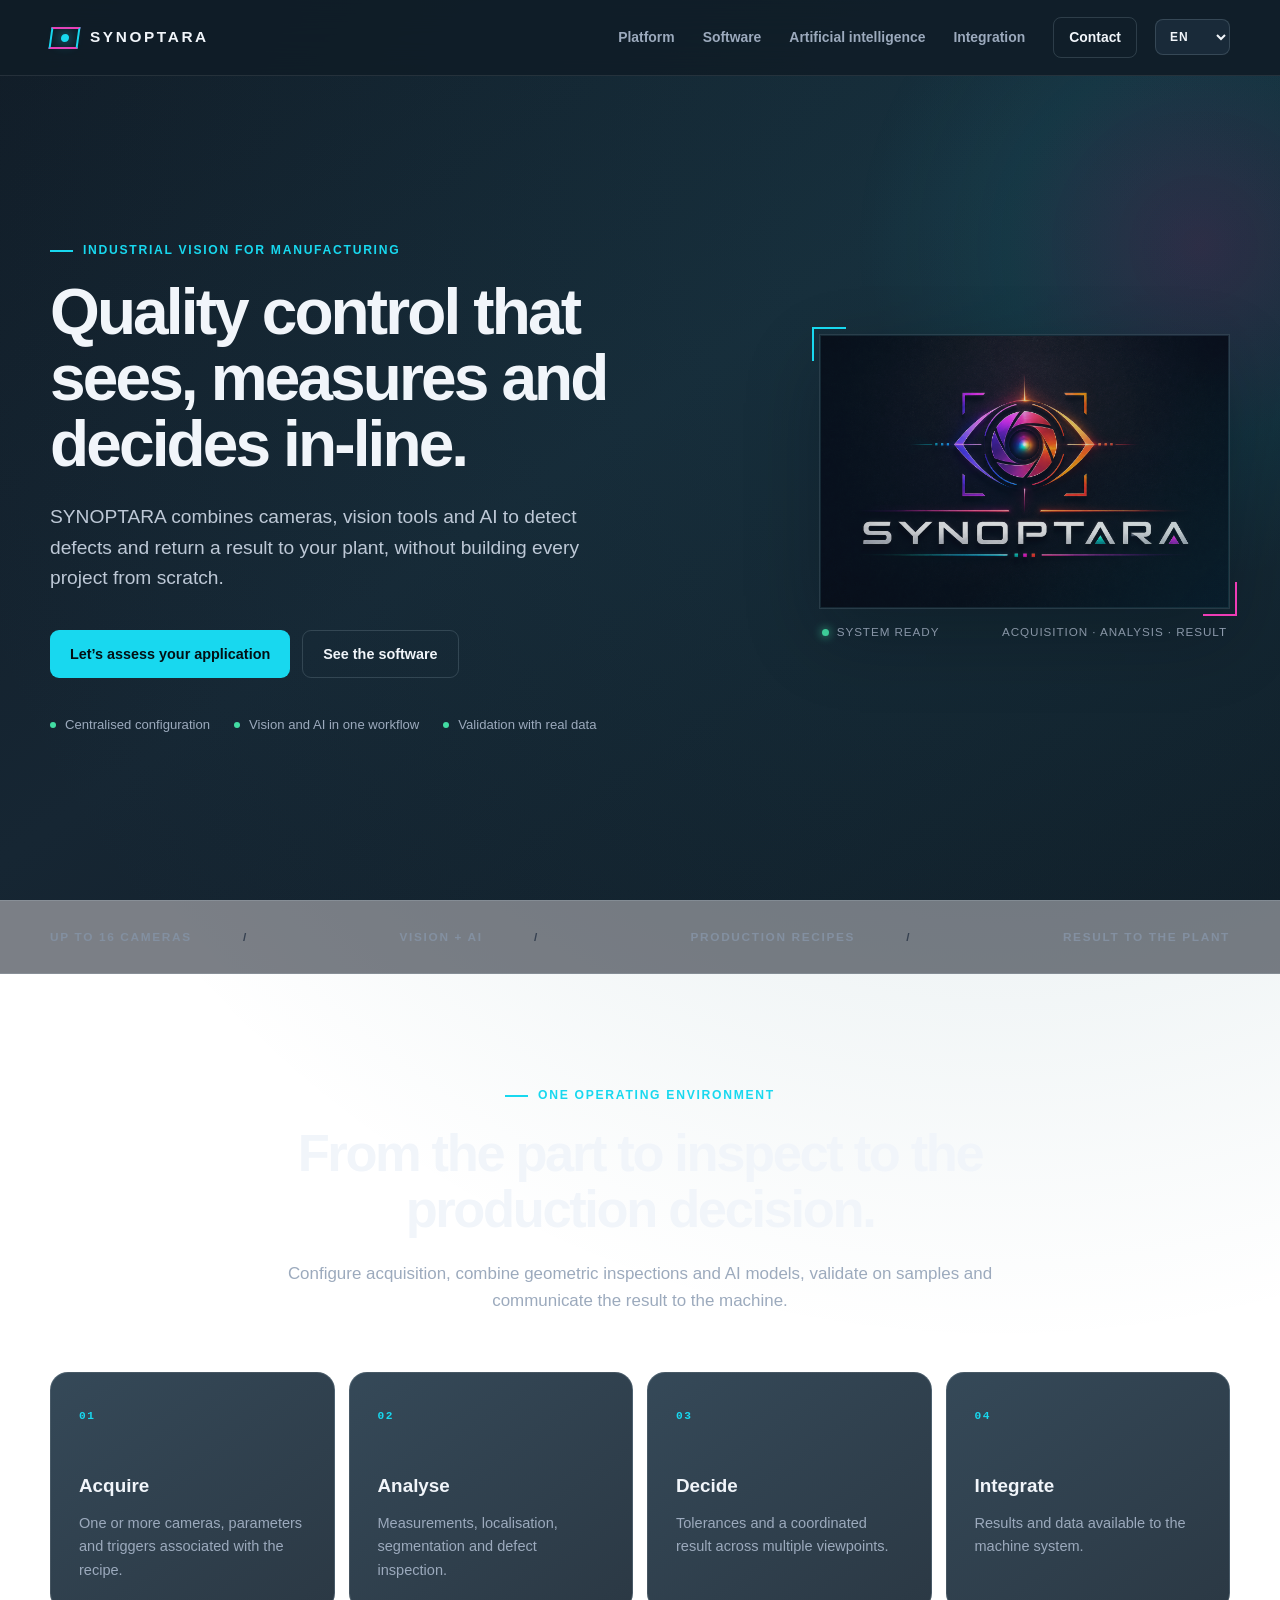
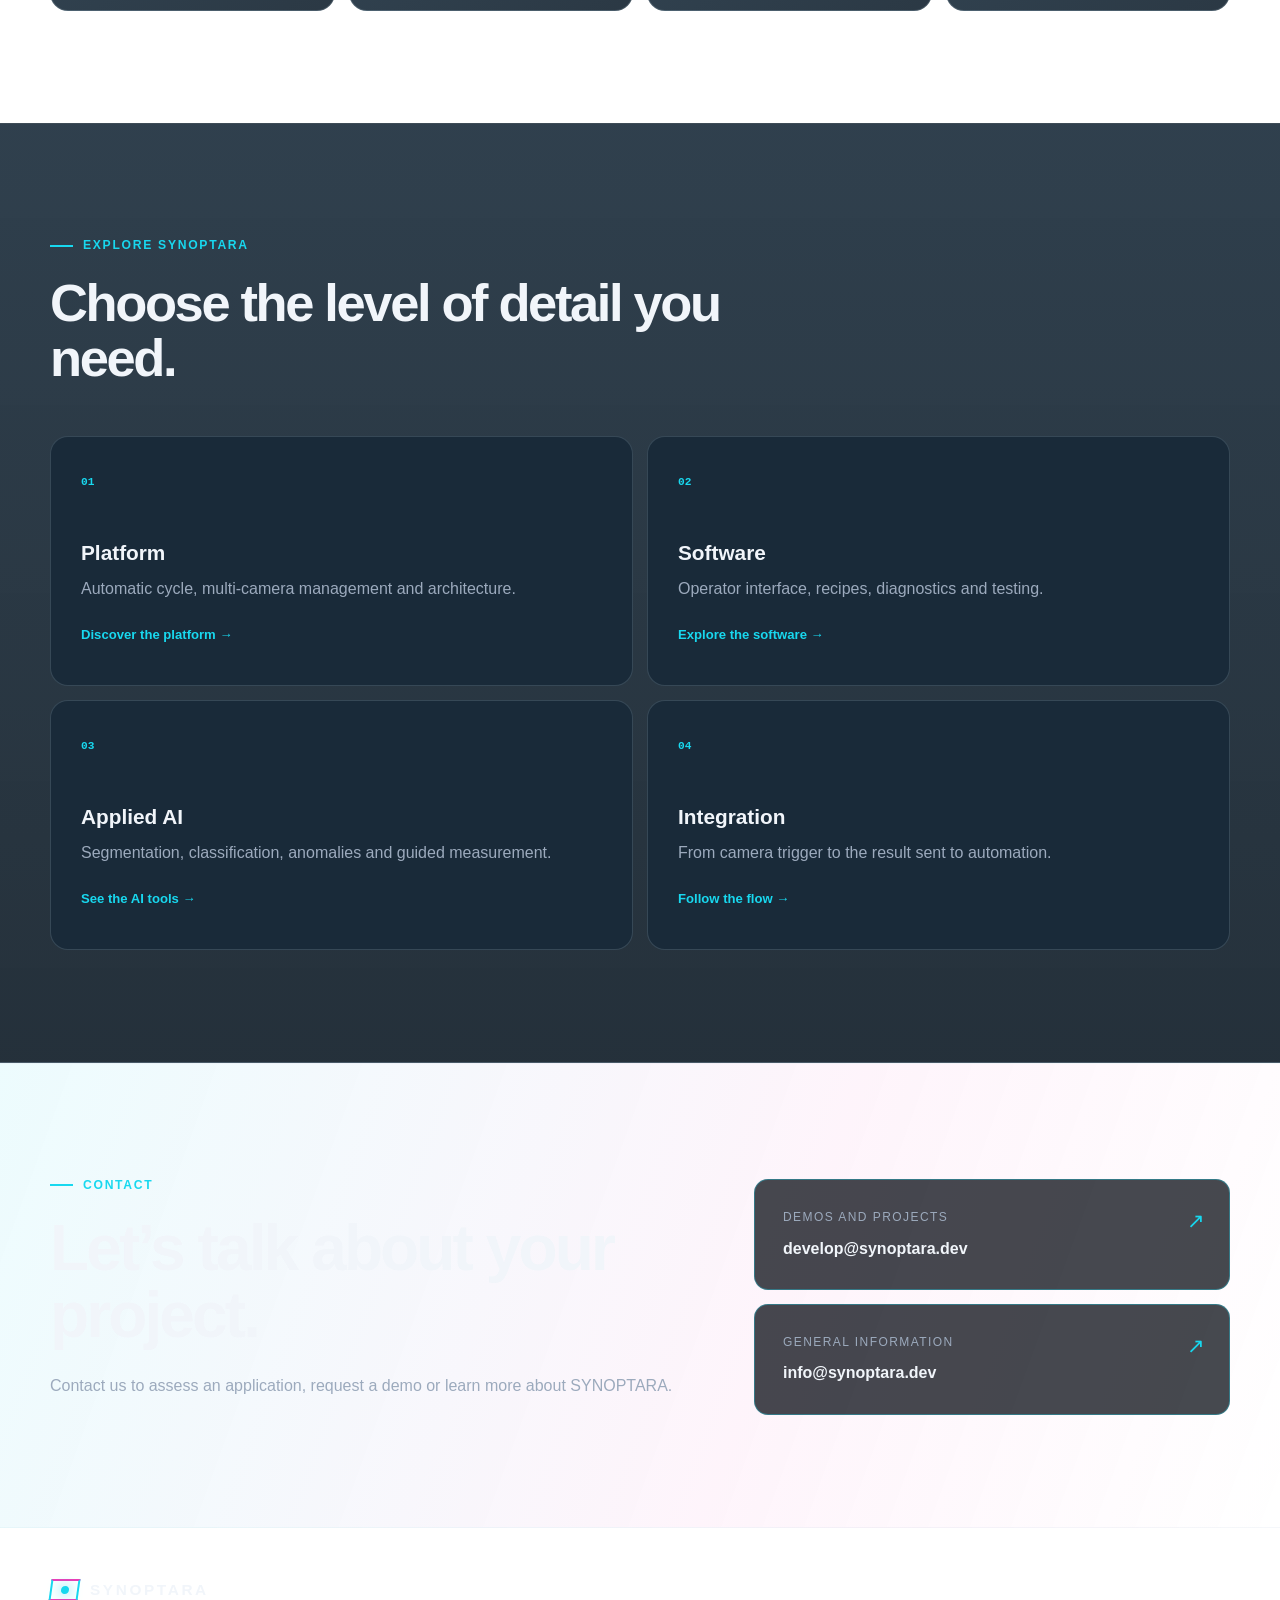
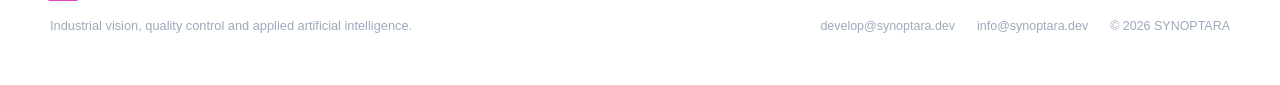
<file: index.html>
<!doctype html>
<html lang="it">
  <head>
    <meta charset="utf-8" />
    <meta name="viewport" content="width=device-width, initial-scale=1" />
    <title>SYNOPTARA | Controllo qualità automatico in linea</title>
    <meta name="description" content="SYNOPTARA trasforma le immagini di produzione in misure, controlli ed esiti automatici, integrati con il tuo impianto." />
    <link rel="canonical" href="https://synoptara.dev/" />
    <link rel="alternate" hreflang="en" href="https://synoptara.dev/" />
    <link rel="alternate" hreflang="it" href="https://synoptara.dev/?lang=it" />
    <link rel="alternate" hreflang="fr" href="https://synoptara.dev/?lang=fr" />
    <link rel="alternate" hreflang="de" href="https://synoptara.dev/?lang=de" />
    <link rel="alternate" hreflang="x-default" href="https://synoptara.dev/" />
    <meta name="theme-color" content="#111c27" />
    <meta property="og:type" content="website" />
    <meta property="og:locale" content="it_IT" />
    <meta property="og:site_name" content="SYNOPTARA" />
    <meta property="og:title" content="SYNOPTARA | Controllo qualità automatico in linea" />
    <meta property="og:description" content="Dalla camera alla decisione: visione industriale, AI e integrazione in un'unica piattaforma." />
    <meta property="og:url" content="https://synoptara.dev/" />
    <meta property="og:image" content="https://synoptara.dev/assets/synoptara-cover.png" />
    <meta name="robots" content="index, follow, max-image-preview:large" />
    <link rel="icon" type="image/png" href="assets/synoptara-cover.png" />
    <link rel="stylesheet" href="styles.css" />
    <script src="i18n.js" defer></script>
    <script src="seo.js" defer></script>
    <script src="script.js" defer></script>
  </head>
  <body>
    <a class="skip-link" href="#contenuto">Vai al contenuto</a>
    <header class="site-header" id="inizio">
      <div class="container header-inner">
        <a class="brand" href="/" aria-label="SYNOPTARA, home"
          ><span class="brand-mark" aria-hidden="true"><span></span></span><span>SYNOPTARA</span></a
        >
        <div class="header-tools">
          <label class="language-picker"
            ><span class="sr-only">Lingua</span
            ><select id="language-select" aria-label="Lingua">
              <option value="it">IT</option>
              <option value="en">EN</option>
              <option value="fr">FR</option>
              <option value="de">DE</option>
            </select></label
          ><button class="nav-toggle" type="button" aria-expanded="false" aria-controls="site-nav"><span class="sr-only">Apri il menu</span><span></span><span></span><span></span></button>
          <nav class="site-nav" id="site-nav" aria-label="Navigazione principale"><a href="/platform">Piattaforma</a><a href="/software">Software</a><a href="/ai">Intelligenza artificiale</a><a href="/integration">Integrazione</a><a class="nav-contact" href="#contatti">Contatti</a></nav>
        </div>
      </div>
    </header>
    <main id="contenuto">
      <section class="hero section">
        <div class="hero-glow" aria-hidden="true"></div>
        <div class="container hero-grid">
          <div class="hero-copy reveal">
            <p class="eyebrow"><span></span> Visione industriale per la produzione</p>
            <h1>Il controllo qualità che vede, misura e decide in linea.</h1>
            <p class="hero-lead">SYNOPTARA unisce camere, strumenti di visione e AI per individuare difetti e restituire un esito al tuo impianto, senza costruire ogni progetto da zero.</p>
            <div class="hero-actions"><a class="button button-primary" href="mailto:develop@synoptara.dev?subject=Richiesta%20demo%20SYNOPTARA">Valutiamo la tua applicazione</a><a class="button button-secondary" href="/software">Guarda il software</a></div>
            <ul class="hero-points" aria-label="Punti di forza">
              <li>Configurazione centralizzata</li>
              <li>Visione e AI nello stesso flusso</li>
              <li>Collaudo su dati reali</li>
            </ul>
          </div>
          <div class="hero-visual reveal" aria-label="SYNOPTARA, dalla camera all'esito">
            <div class="visual-frame"><img src="assets/synoptara-cover.png" alt="Logo SYNOPTARA con simbolo ottico multicolore" width="1536" height="1024" /><span class="frame-corner frame-corner-a"></span><span class="frame-corner frame-corner-b"></span></div>
            <div class="status-strip">
              <span><i></i>Sistema pronto</span><span>Acquisizione · Analisi · Esito</span>
            </div>
          </div>
        </div>
      </section>
      <section class="trust-strip" aria-label="Capacità">
        <div class="container trust-items"><span>Fino a 16 camere</span><span>Visione + AI</span><span>Ricette di produzione</span><span>Esito all'impianto</span></div>
      </section>
      <section class="section home-value">
        <div class="container">
          <div class="section-heading centered reveal">
            <p class="eyebrow"><span></span> Un solo ambiente operativo</p>
            <h2>Dal particolare da controllare alla decisione di produzione.</h2>
            <p>Configura l'acquisizione, combina controlli geometrici e modelli AI, verifica sui campioni e comunica il risultato alla macchina.</p>
          </div>
          <div class="feature-grid home-steps">
            <article class="feature-card reveal">
              <span class="card-index">01</span>
              <h3>Acquisisci</h3>
              <p>Una o più camere, parametri e trigger associati alla ricetta.</p>
            </article>
            <article class="feature-card reveal">
              <span class="card-index">02</span>
              <h3>Analizza</h3>
              <p>Misure, localizzazione, segmentazione e controllo difetti.</p>
            </article>
            <article class="feature-card reveal">
              <span class="card-index">03</span>
              <h3>Decidi</h3>
              <p>Tolleranze ed esito coordinato anche su più punti di vista.</p>
            </article>
            <article class="feature-card reveal">
              <span class="card-index">04</span>
              <h3>Integra</h3>
              <p>Risultati e dati disponibili per il sistema macchina.</p>
            </article>
          </div>
        </div>
      </section>
      <section class="section section-toned">
        <div class="container">
          <div class="section-heading reveal">
            <p class="eyebrow"><span></span> Esplora SYNOPTARA</p>
            <h2>Scegli il livello di dettaglio che ti serve.</h2>
          </div>
          <div class="route-grid">
            <a class="route-card reveal" href="/platform"
              ><span>01</span>
              <h3>Piattaforma</h3>
              <p>Ciclo automatico, gestione multi-camera e architettura.</p>
              <strong>Scopri la piattaforma →</strong></a
            ><a class="route-card reveal" href="/software"
              ><span>02</span>
              <h3>Software</h3>
              <p>Interfaccia operatore, ricette, diagnostica e collaudo.</p>
              <strong>Esplora il software →</strong></a
            ><a class="route-card reveal" href="/ai"
              ><span>03</span>
              <h3>AI applicata</h3>
              <p>Segmentazione, classificazione, anomalie e misura guidata.</p>
              <strong>Vedi gli strumenti AI →</strong></a
            ><a class="route-card reveal" href="/integration"
              ><span>04</span>
              <h3>Integrazione</h3>
              <p>Dal trigger della camera all'esito inviato all'automazione.</p>
              <strong>Segui il flusso →</strong></a
            >
          </div>
        </div>
      </section>
      <section class="section contact" id="contatti">
        <div class="container contact-inner reveal">
          <div>
            <p class="eyebrow"><span></span> Contatti</p>
            <h2>Parliamo del tuo progetto.</h2>
            <p>Scrivici per valutare un'applicazione, richiedere una demo o ricevere informazioni su SYNOPTARA.</p>
          </div>
          <div class="contact-list">
            <a class="contact-link" href="mailto:develop@synoptara.dev?subject=Valutazione%20applicazione%20SYNOPTARA"><span>Demo e progetti</span><strong>develop@synoptara.dev</strong><i aria-hidden="true">↗</i></a
            ><a class="contact-link" href="mailto:info@synoptara.dev?subject=Richiesta%20informazioni%20SYNOPTARA"><span>Informazioni generali</span><strong>info@synoptara.dev</strong><i aria-hidden="true">↗</i></a>
          </div>
        </div>
      </section>
    </main>
    <footer class="site-footer">
      <div class="container footer-inner">
        <div>
          <a class="brand" href="/"
            ><span class="brand-mark" aria-hidden="true"><span></span></span><span>SYNOPTARA</span></a
          >
          <p>Visione industriale, controllo qualità e intelligenza artificiale applicata.</p>
        </div>
        <div class="footer-meta">
          <a href="mailto:develop@synoptara.dev">develop@synoptara.dev</a><a href="mailto:info@synoptara.dev">info@synoptara.dev</a><span>© <span id="year">2026</span> SYNOPTARA</span>
        </div>
      </div>
    </footer>
  </body>
</html>
</file>
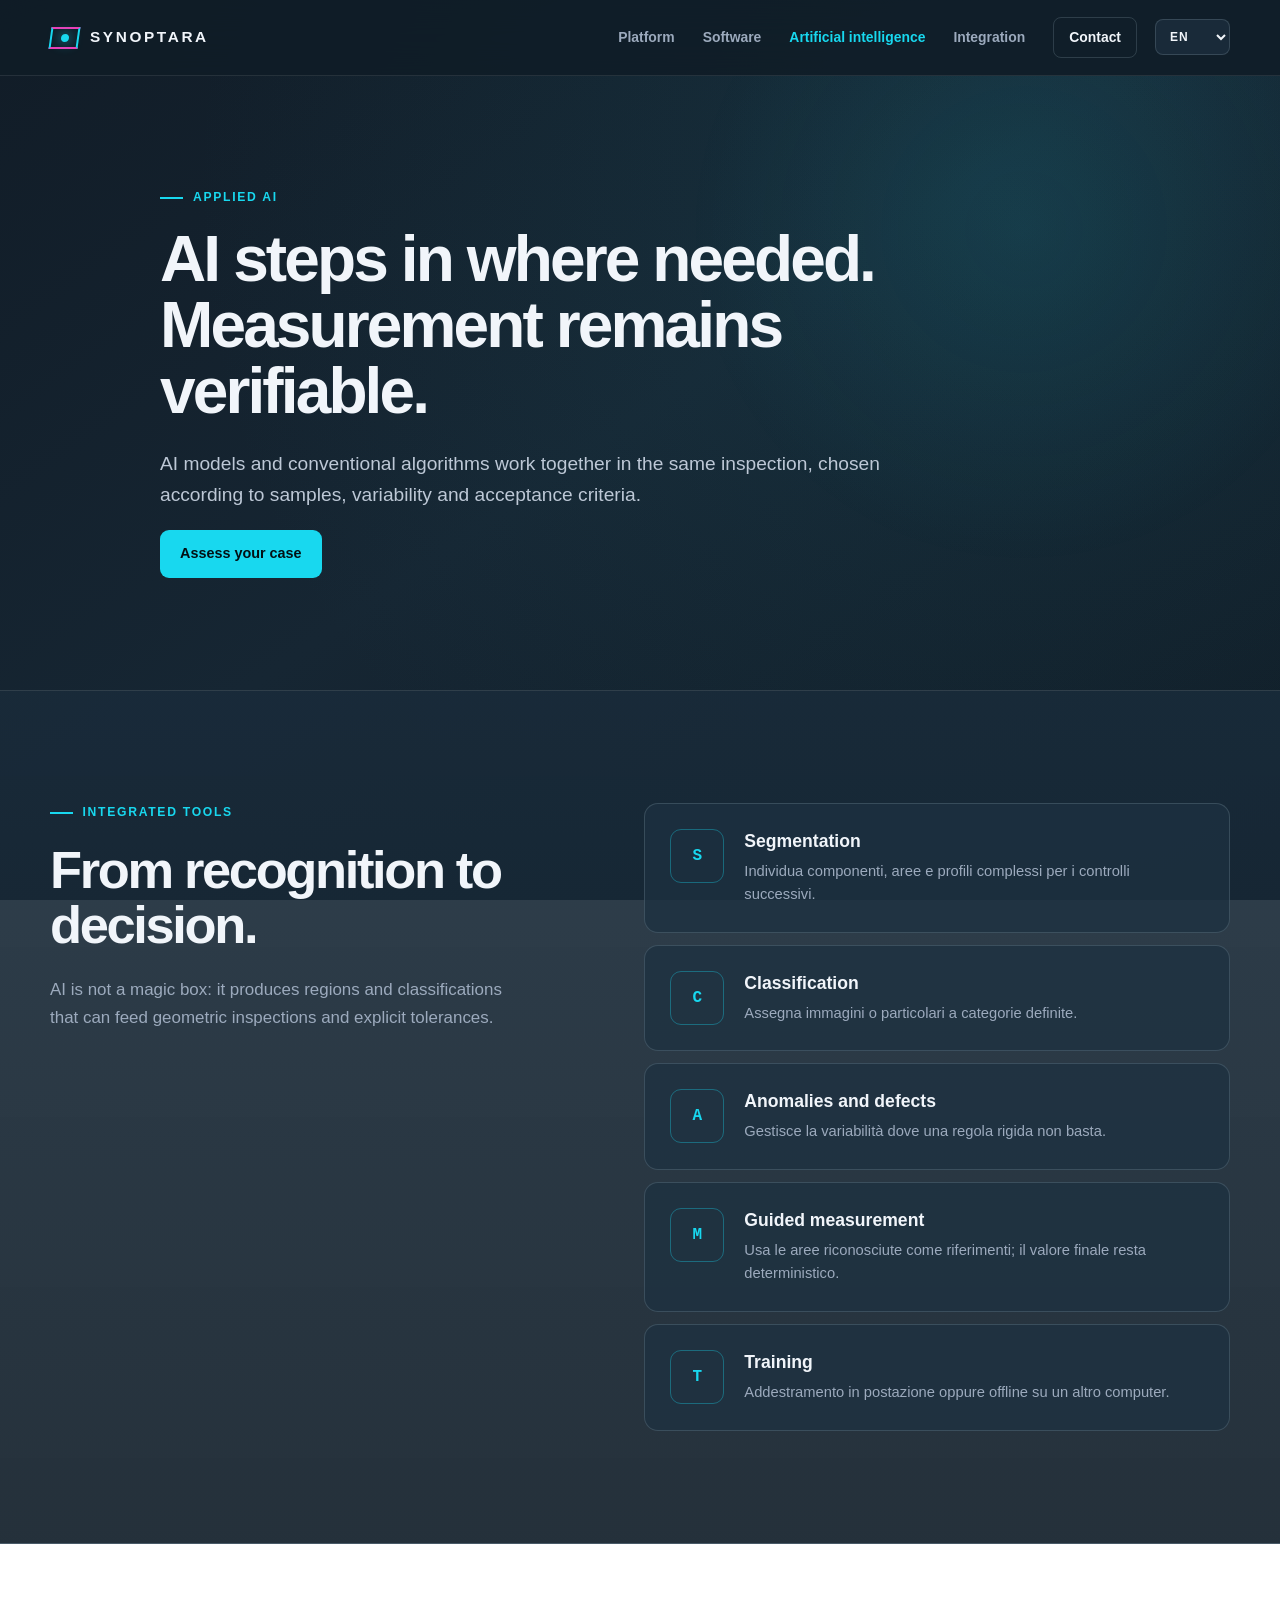
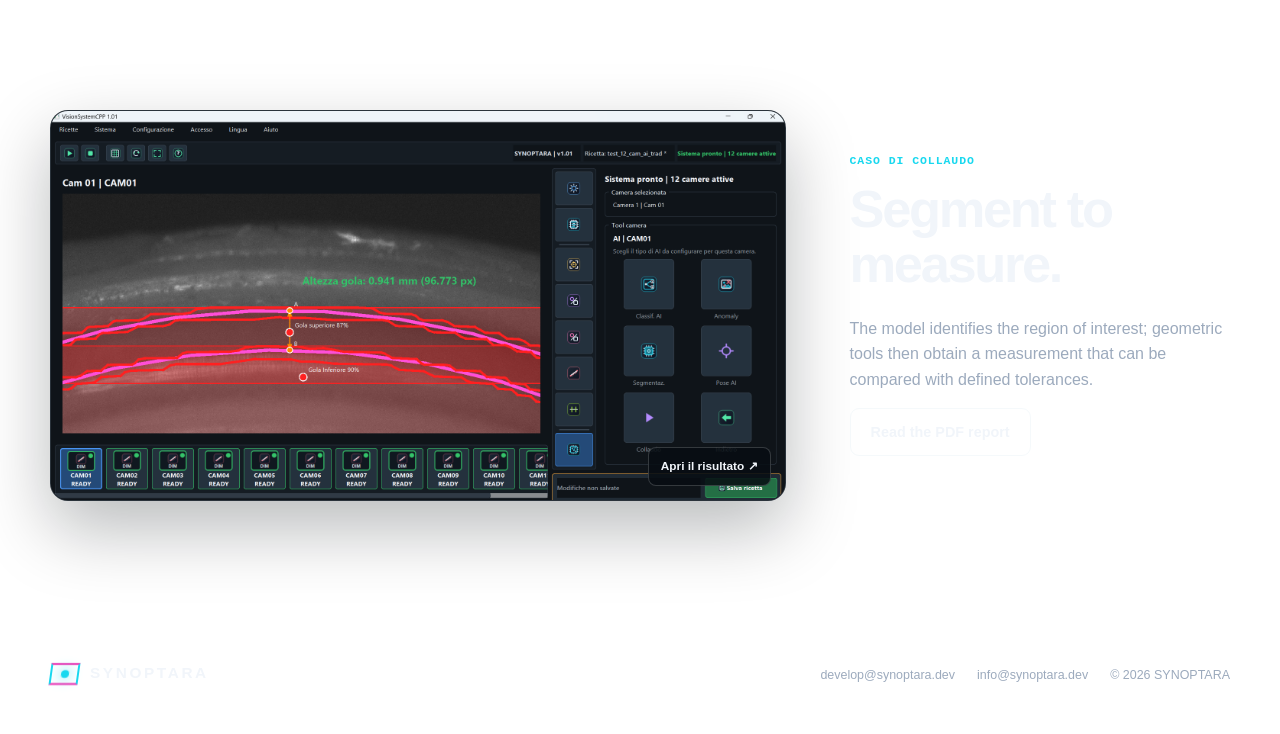
<file: ai.html>
<!doctype html>
<html lang="it">
  <head>
    <meta charset="utf-8" />
    <meta name="viewport" content="width=device-width, initial-scale=1" />
    <title>SYNOPTARA | AI per il controllo qualità</title>
    <meta name="description" content="Segmentazione, classificazione, controllo anomalie e misura guidata dall'AI nello stesso flusso di visione industriale." />
    <link rel="canonical" href="https://synoptara.dev/ai" />
    <link rel="alternate" hreflang="en" href="https://synoptara.dev/ai" />
    <link rel="alternate" hreflang="it" href="https://synoptara.dev/ai?lang=it" />
    <link rel="alternate" hreflang="fr" href="https://synoptara.dev/ai?lang=fr" />
    <link rel="alternate" hreflang="de" href="https://synoptara.dev/ai?lang=de" />
    <link rel="alternate" hreflang="x-default" href="https://synoptara.dev/ai" />
    <meta name="theme-color" content="#111c27" />
    <meta property="og:type" content="website" />
    <meta property="og:locale" content="it_IT" />
    <meta property="og:site_name" content="SYNOPTARA" />
    <meta property="og:title" content="SYNOPTARA | AI per il controllo qualità" />
    <meta property="og:description" content="AI e strumenti deterministici collaborano nello stesso controllo." />
    <meta property="og:url" content="https://synoptara.dev/ai" />
    <meta property="og:image" content="https://synoptara.dev/assets/tests/misura-gola-segmentazione.png" />
    <link rel="icon" href="assets/synoptara-cover.png" />
    <link rel="stylesheet" href="styles.css" />
    <script src="i18n.js" defer></script>
    <script src="seo.js" defer></script>
    <script src="script.js" defer></script>
  </head>
  <body>
    <a class="skip-link" href="#contenuto">Vai al contenuto</a>
    <header class="site-header">
      <div class="container header-inner">
        <a class="brand" href="/"
          ><span class="brand-mark"><span></span></span><span>SYNOPTARA</span></a
        >
        <div class="header-tools">
          <label class="language-picker"
            ><span class="sr-only">Lingua</span
            ><select id="language-select">
              <option value="it">IT</option>
              <option value="en">EN</option>
              <option value="fr">FR</option>
              <option value="de">DE</option>
            </select></label
          ><button class="nav-toggle" type="button" aria-expanded="false" aria-controls="site-nav"><span class="sr-only">Apri il menu</span><span></span><span></span><span></span></button>
          <nav class="site-nav" id="site-nav"><a href="/platform">Piattaforma</a><a href="/software">Software</a><a aria-current="page" href="/ai">Intelligenza artificiale</a><a href="/integration">Integrazione</a><a class="nav-contact" href="/#contatti">Contatti</a></nav>
        </div>
      </div>
    </header>
    <main id="contenuto">
      <section class="page-hero section">
        <div class="container narrow-copy reveal">
          <p class="eyebrow"><span></span> AI applicata</p>
          <h1>L'AI interviene dove serve. La misura resta verificabile.</h1>
          <p class="hero-lead">Modelli AI e algoritmi convenzionali collaborano nello stesso controllo, scelti in base ai campioni, alla variabilità e ai criteri di accettazione.</p>
          <a class="button button-primary" href="mailto:develop@synoptara.dev?subject=Valutazione%20AI%20SYNOPTARA">Valuta il tuo caso</a>
        </div>
      </section>
      <section class="section section-toned">
        <div class="container split-layout">
          <div class="section-heading sticky-heading reveal">
            <p class="eyebrow"><span></span> Strumenti integrati</p>
            <h2>Dal riconoscimento alla decisione.</h2>
            <p>L'AI non è una scatola magica: produce regioni e classificazioni che possono alimentare controlli geometrici e tolleranze esplicite.</p>
          </div>
          <div class="stack-list">
            <article class="stack-item reveal">
              <div class="stack-icon">S</div>
              <div>
                <h3>Segmentazione</h3>
                <p>Individua componenti, aree e profili complessi per i controlli successivi.</p>
              </div>
            </article>
            <article class="stack-item reveal">
              <div class="stack-icon">C</div>
              <div>
                <h3>Classificazione</h3>
                <p>Assegna immagini o particolari a categorie definite.</p>
              </div>
            </article>
            <article class="stack-item reveal">
              <div class="stack-icon">A</div>
              <div>
                <h3>Anomalie e difetti</h3>
                <p>Gestisce la variabilità dove una regola rigida non basta.</p>
              </div>
            </article>
            <article class="stack-item reveal">
              <div class="stack-icon">M</div>
              <div>
                <h3>Misura guidata</h3>
                <p>Usa le aree riconosciute come riferimenti; il valore finale resta deterministico.</p>
              </div>
            </article>
            <article class="stack-item reveal">
              <div class="stack-icon">T</div>
              <div>
                <h3>Training</h3>
                <p>Addestramento in postazione oppure offline su un altro computer.</p>
              </div>
            </article>
          </div>
        </div>
      </section>
      <section class="section">
        <div class="container test-case">
          <a class="test-preview reveal" href="assets/tests/misura-gola-segmentazione.png" target="_blank"><img src="assets/tests/misura-gola-segmentazione.png" alt="Segmentazione AI per la misura di una gola" /><span>Apri il risultato ↗</span></a>
          <div class="test-details reveal">
            <p class="test-label">Caso di collaudo</p>
            <h2>Segmentare per misurare.</h2>
            <p>Il modello individua la regione di interesse; gli strumenti geometrici ricavano poi una misura confrontabile con tolleranze definite.</p>
            <a class="button button-secondary" href="assets/tests/report-validazione-misura-gola.pdf">Leggi il report PDF</a>
          </div>
        </div>
      </section>
    </main>
    <footer class="site-footer">
      <div class="container footer-inner">
        <a class="brand" href="/"
          ><span class="brand-mark"><span></span></span><span>SYNOPTARA</span></a
        >
        <div class="footer-meta">
          <a href="mailto:develop@synoptara.dev">develop@synoptara.dev</a><a href="mailto:info@synoptara.dev">info@synoptara.dev</a><span>© <span id="year">2026</span> SYNOPTARA</span>
        </div>
      </div>
    </footer>
  </body>
</html>
</file>
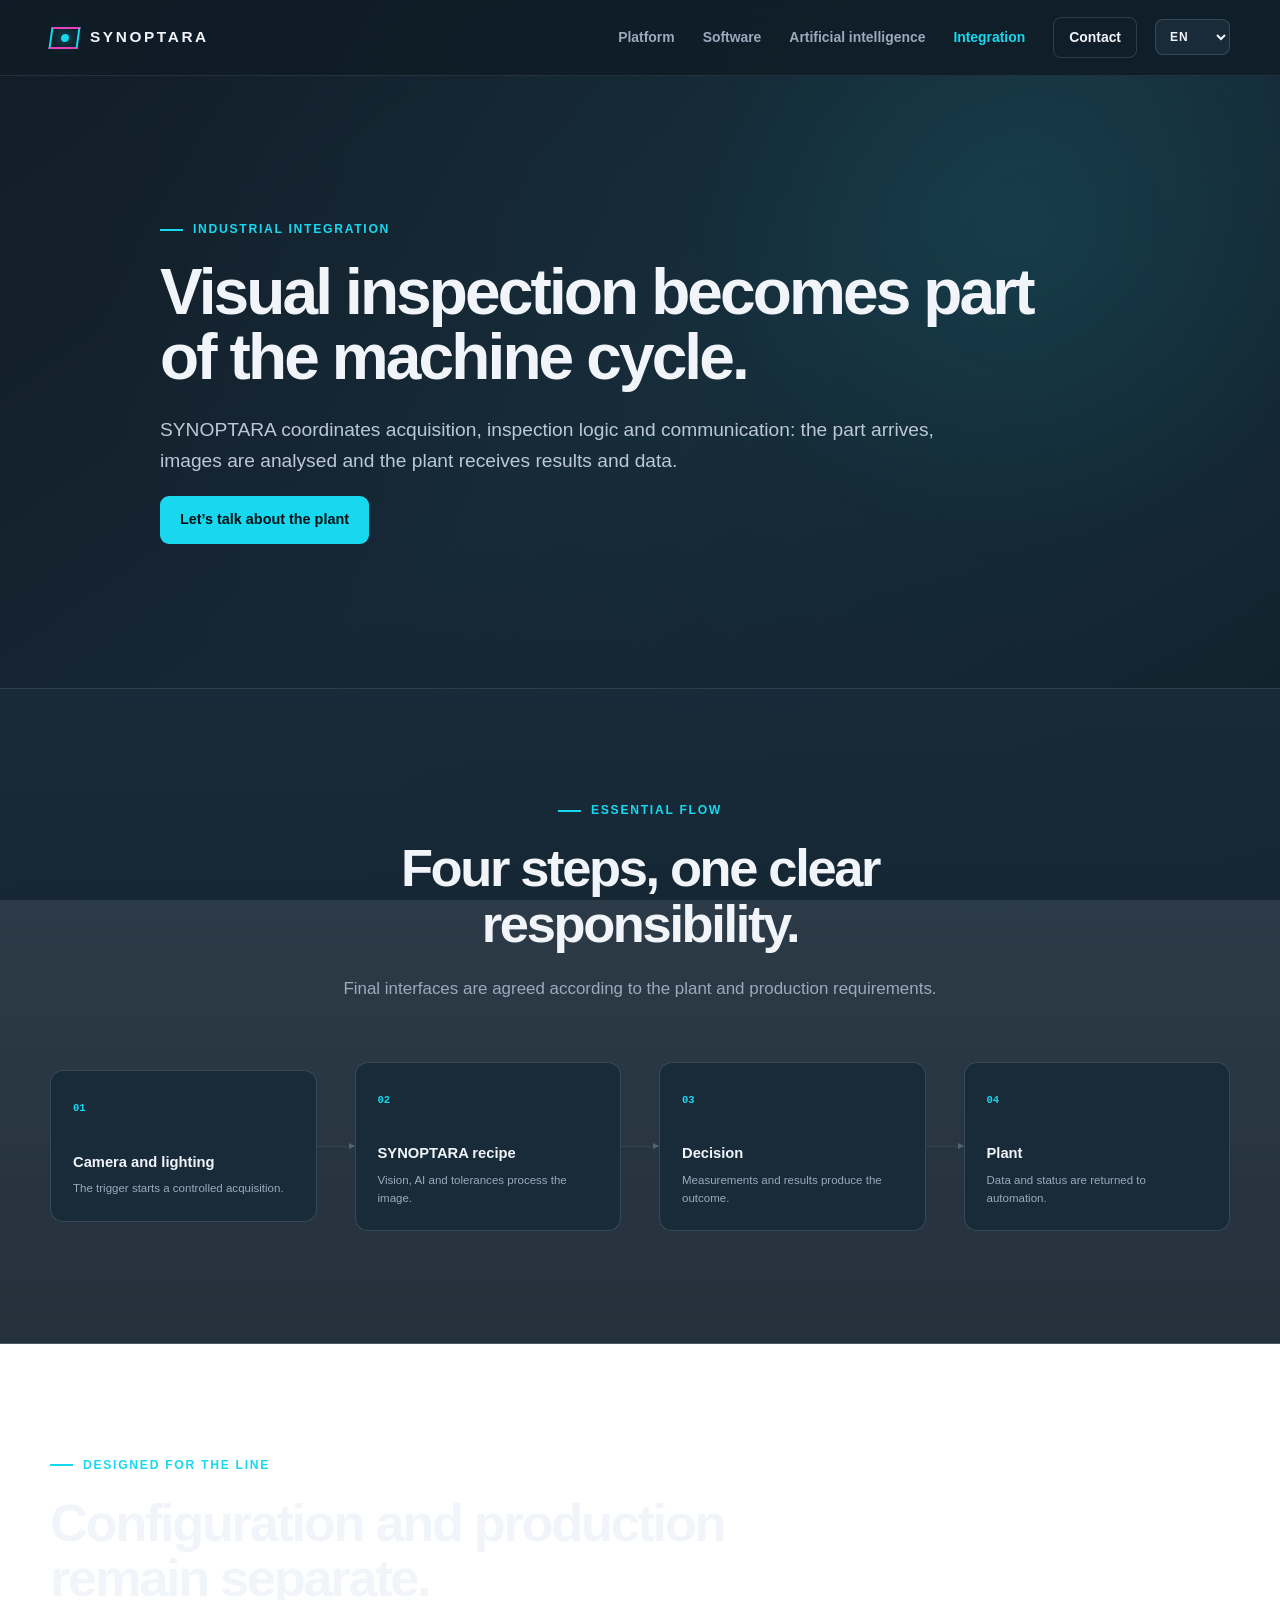
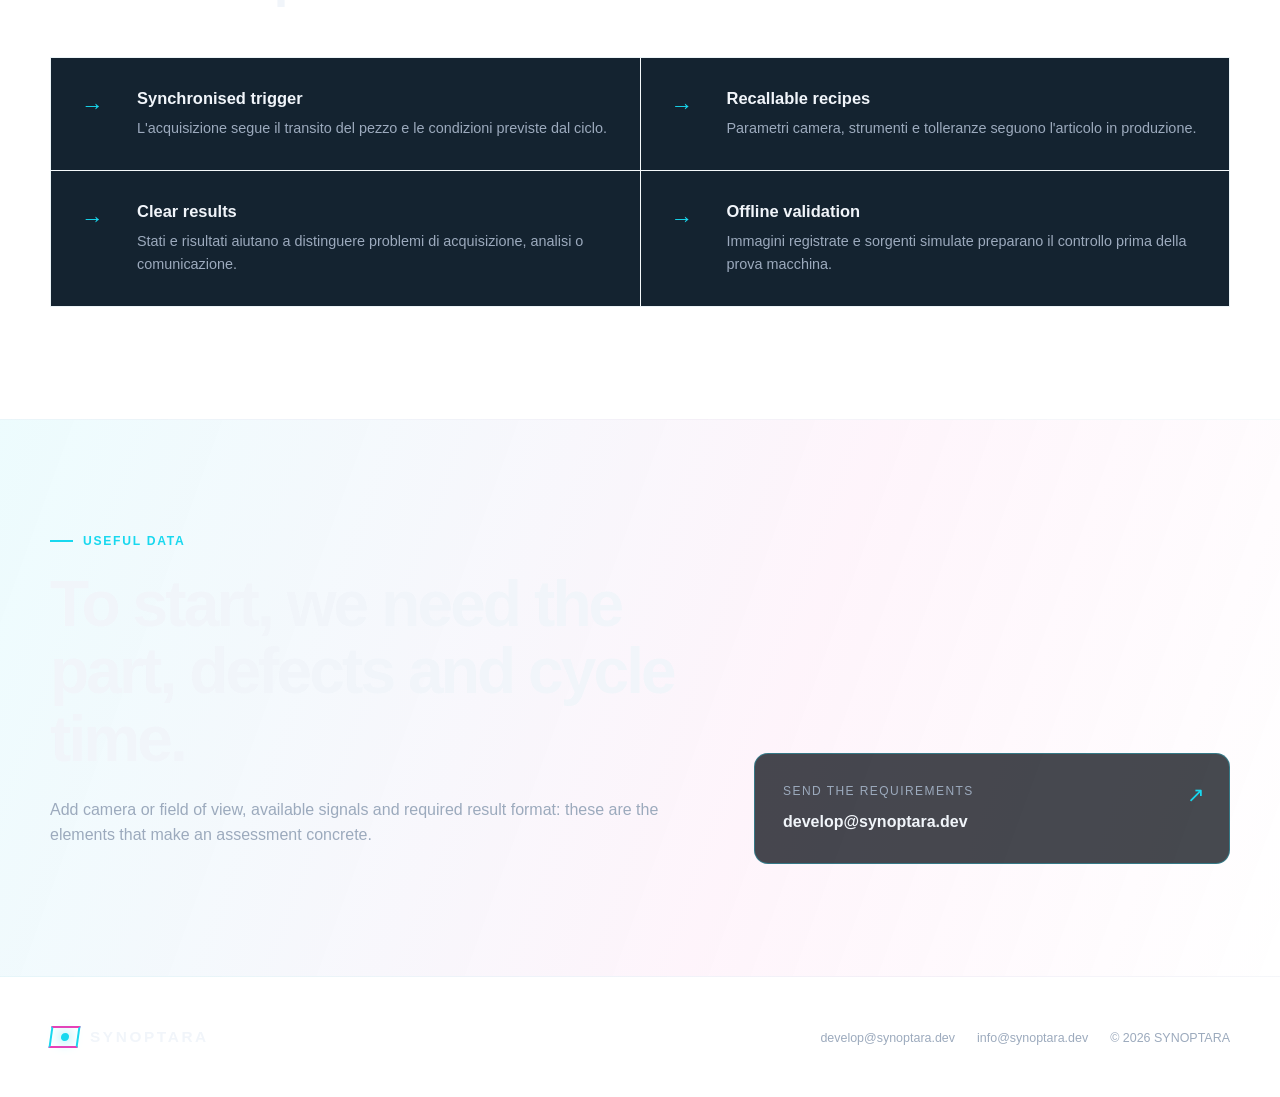
<file: integration.html>
<!doctype html>
<html lang="it">
  <head>
    <meta charset="utf-8" />
    <meta name="viewport" content="width=device-width, initial-scale=1" />
    <title>SYNOPTARA | Integrazione con impianti industriali</title>
    <meta name="description" content="Dal trigger camera all'esito: scopri come SYNOPTARA collega il controllo visivo al sistema macchina." />
    <link rel="canonical" href="https://synoptara.dev/integration" />
    <link rel="alternate" hreflang="en" href="https://synoptara.dev/integration" />
    <link rel="alternate" hreflang="it" href="https://synoptara.dev/integration?lang=it" />
    <link rel="alternate" hreflang="fr" href="https://synoptara.dev/integration?lang=fr" />
    <link rel="alternate" hreflang="de" href="https://synoptara.dev/integration?lang=de" />
    <link rel="alternate" hreflang="x-default" href="https://synoptara.dev/integration" />
    <meta name="theme-color" content="#111c27" />
    <meta property="og:type" content="website" />
    <meta property="og:locale" content="it_IT" />
    <meta property="og:site_name" content="SYNOPTARA" />
    <meta property="og:title" content="SYNOPTARA | Integrazione industriale" />
    <meta property="og:description" content="Acquisizione, analisi e risultati coordinati con il ciclo macchina." />
    <meta property="og:url" content="https://synoptara.dev/integration" />
    <meta property="og:image" content="https://synoptara.dev/assets/synoptara-cover.png" />
    <link rel="icon" href="assets/synoptara-cover.png" />
    <link rel="stylesheet" href="styles.css" />
    <script src="i18n.js" defer></script>
    <script src="seo.js" defer></script>
    <script src="script.js" defer></script>
  </head>
  <body>
    <a class="skip-link" href="#contenuto">Vai al contenuto</a>
    <header class="site-header">
      <div class="container header-inner">
        <a class="brand" href="/"
          ><span class="brand-mark"><span></span></span><span>SYNOPTARA</span></a
        >
        <div class="header-tools">
          <label class="language-picker"
            ><span class="sr-only">Lingua</span
            ><select id="language-select">
              <option value="it">IT</option>
              <option value="en">EN</option>
              <option value="fr">FR</option>
              <option value="de">DE</option>
            </select></label
          ><button class="nav-toggle" type="button" aria-expanded="false" aria-controls="site-nav"><span class="sr-only">Apri il menu</span><span></span><span></span><span></span></button>
          <nav class="site-nav" id="site-nav"><a href="/platform">Piattaforma</a><a href="/software">Software</a><a href="/ai">Intelligenza artificiale</a><a aria-current="page" href="/integration">Integrazione</a><a class="nav-contact" href="/#contatti">Contatti</a></nav>
        </div>
      </div>
    </header>
    <main id="contenuto">
      <section class="page-hero section">
        <div class="container narrow-copy reveal">
          <p class="eyebrow"><span></span> Integrazione industriale</p>
          <h1>Il controllo visivo entra nel ciclo macchina.</h1>
          <p class="hero-lead">SYNOPTARA coordina acquisizione, logica di controllo e comunicazione: il pezzo arriva, le immagini vengono analizzate e l'impianto riceve esito e dati.</p>
          <a class="button button-primary" href="mailto:develop@synoptara.dev?subject=Integrazione%20SYNOPTARA">Parliamo dell'impianto</a>
        </div>
      </section>
      <section class="section section-toned">
        <div class="container">
          <div class="section-heading centered reveal">
            <p class="eyebrow"><span></span> Flusso essenziale</p>
            <h2>Quattro passaggi, una responsabilità chiara.</h2>
            <p>Le interfacce definitive vengono concordate in base all'impianto e ai requisiti di produzione.</p>
          </div>
          <div class="process-flow reveal">
            <div><span>01</span><strong>Camera e illuminazione</strong><small>Il trigger avvia un'acquisizione controllata.</small></div>
            <i></i>
            <div><span>02</span><strong>Ricetta SYNOPTARA</strong><small>Visione, AI e tolleranze elaborano l'immagine.</small></div>
            <i></i>
            <div><span>03</span><strong>Decisione</strong><small>Misure e risultati producono l'esito.</small></div>
            <i></i>
            <div><span>04</span><strong>Impianto</strong><small>Dati e stato vengono restituiti all'automazione.</small></div>
          </div>
        </div>
      </section>
      <section class="section">
        <div class="container">
          <div class="section-heading reveal">
            <p class="eyebrow"><span></span> Pensata per la linea</p>
            <h2>Configurazione e produzione restano separate.</h2>
          </div>
          <div class="benefit-grid">
            <article class="benefit reveal">
              <span>→</span>
              <div>
                <h3>Trigger sincronizzato</h3>
                <p>L'acquisizione segue il transito del pezzo e le condizioni previste dal ciclo.</p>
              </div>
            </article>
            <article class="benefit reveal">
              <span>→</span>
              <div>
                <h3>Ricette richiamabili</h3>
                <p>Parametri camera, strumenti e tolleranze seguono l'articolo in produzione.</p>
              </div>
            </article>
            <article class="benefit reveal">
              <span>→</span>
              <div>
                <h3>Esiti leggibili</h3>
                <p>Stati e risultati aiutano a distinguere problemi di acquisizione, analisi o comunicazione.</p>
              </div>
            </article>
            <article class="benefit reveal">
              <span>→</span>
              <div>
                <h3>Collaudo fuori linea</h3>
                <p>Immagini registrate e sorgenti simulate preparano il controllo prima della prova macchina.</p>
              </div>
            </article>
          </div>
        </div>
      </section>
      <section class="section contact">
        <div class="container contact-inner reveal">
          <div>
            <p class="eyebrow"><span></span> Dati utili</p>
            <h2>Per partire servono pezzo, difetti e tempo ciclo.</h2>
            <p>Aggiungi camera o campo inquadrato, segnali disponibili e formato dell'esito richiesto: sono gli elementi che rendono concreta una valutazione.</p>
          </div>
          <a class="contact-link" href="mailto:develop@synoptara.dev?subject=Valutazione%20integrazione%20SYNOPTARA"><span>Invia i requisiti</span><strong>develop@synoptara.dev</strong><i>↗</i></a>
        </div>
      </section>
    </main>
    <footer class="site-footer">
      <div class="container footer-inner">
        <a class="brand" href="/"
          ><span class="brand-mark"><span></span></span><span>SYNOPTARA</span></a
        >
        <div class="footer-meta">
          <a href="mailto:develop@synoptara.dev">develop@synoptara.dev</a><a href="mailto:info@synoptara.dev">info@synoptara.dev</a><span>© <span id="year">2026</span> SYNOPTARA</span>
        </div>
      </div>
    </footer>
  </body>
</html>
</file>
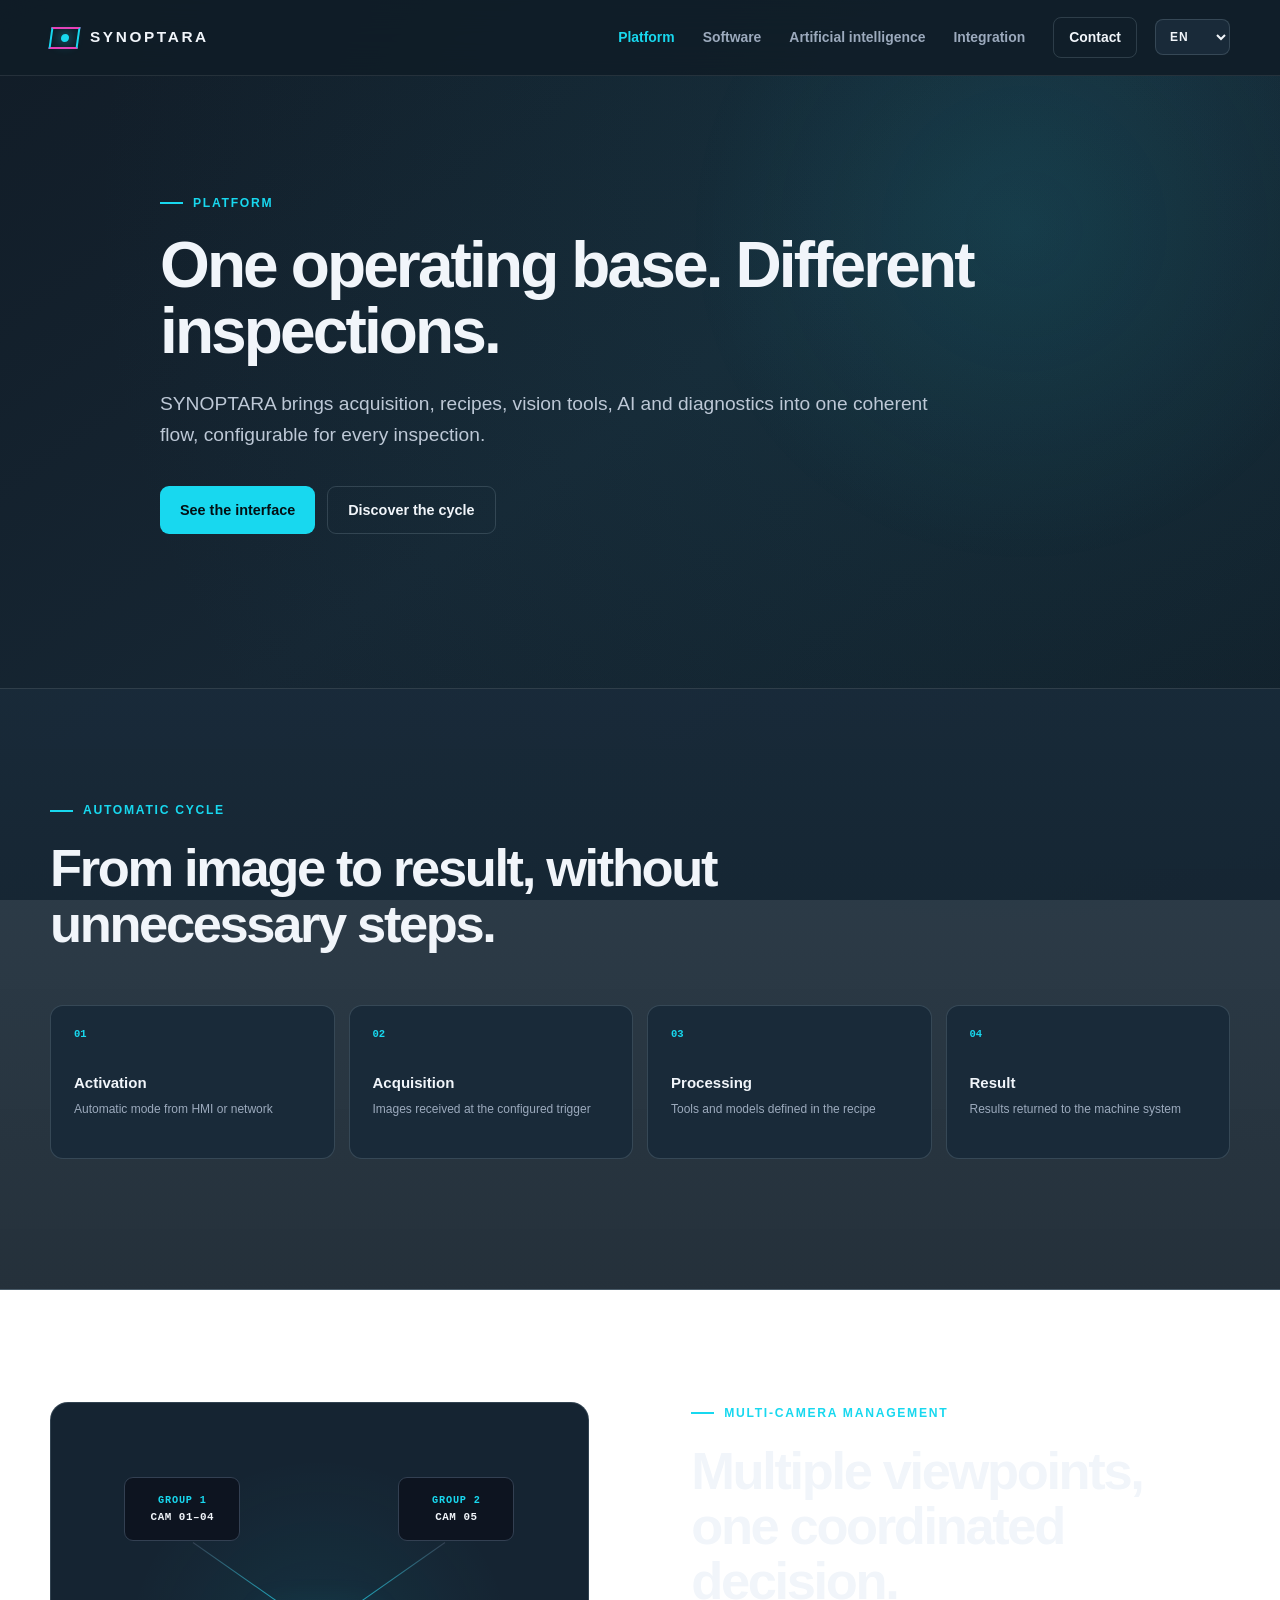
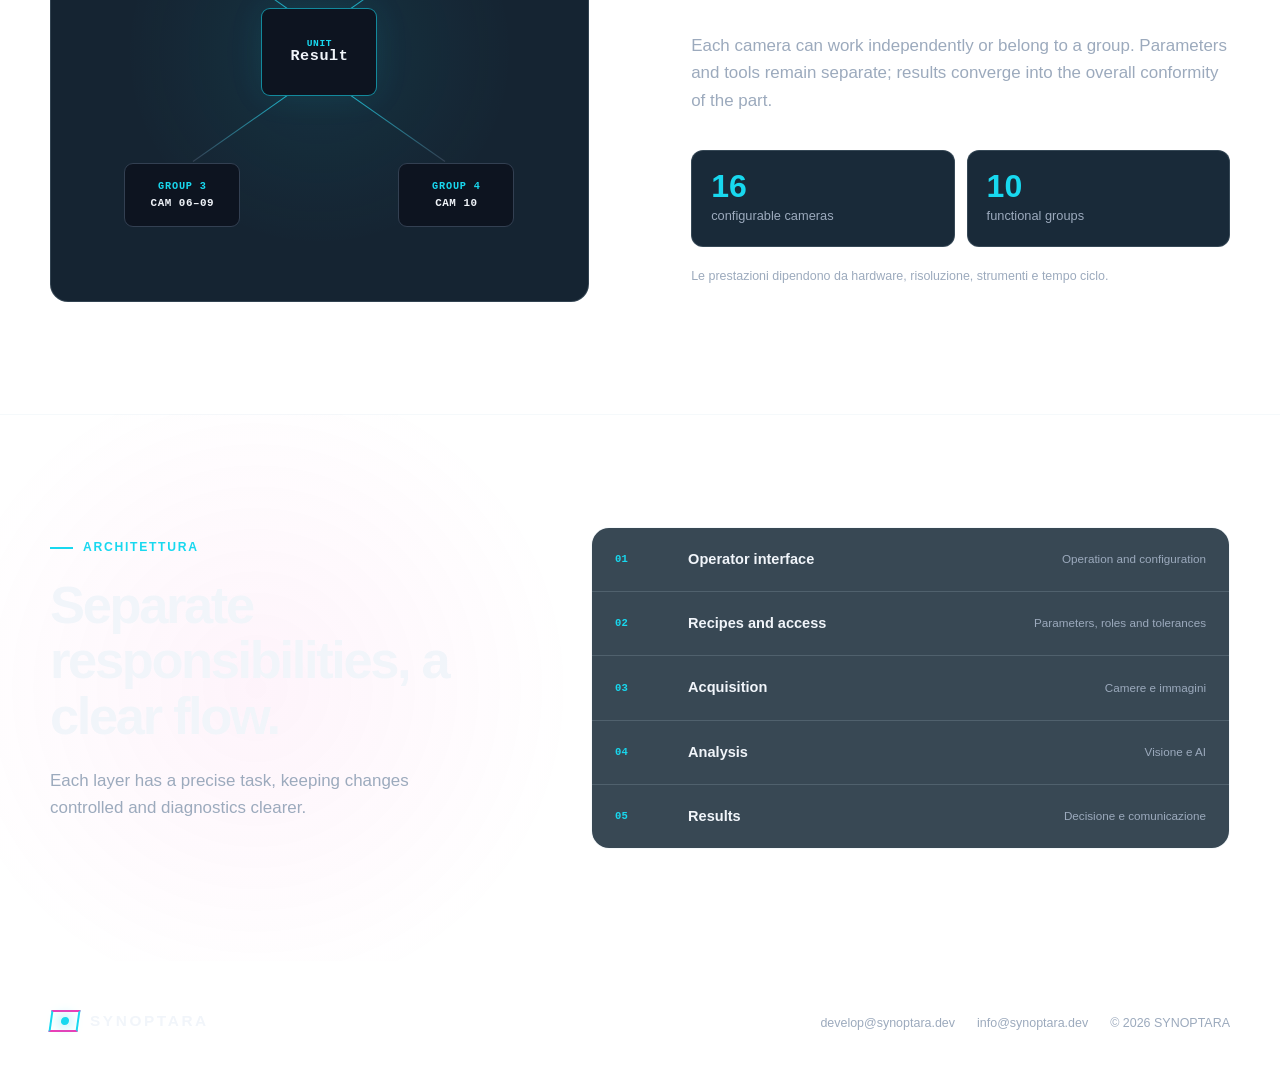
<file: platform.html>
<!doctype html>
<html lang="it">
  <head>
    <meta charset="utf-8" />
    <meta name="viewport" content="width=device-width, initial-scale=1" />
    <title>SYNOPTARA | Piattaforma di visione industriale</title>
    <meta name="description" content="Scopri il ciclo automatico, la gestione multi-camera e l'architettura modulare della piattaforma SYNOPTARA." />
    <link rel="canonical" href="https://synoptara.dev/platform" />
    <link rel="alternate" hreflang="en" href="https://synoptara.dev/platform" />
    <link rel="alternate" hreflang="it" href="https://synoptara.dev/platform?lang=it" />
    <link rel="alternate" hreflang="fr" href="https://synoptara.dev/platform?lang=fr" />
    <link rel="alternate" hreflang="de" href="https://synoptara.dev/platform?lang=de" />
    <link rel="alternate" hreflang="x-default" href="https://synoptara.dev/platform" />
    <meta name="theme-color" content="#111c27" />
    <meta property="og:type" content="website" />
    <meta property="og:locale" content="it_IT" />
    <meta property="og:site_name" content="SYNOPTARA" />
    <meta property="og:title" content="SYNOPTARA | Piattaforma di visione industriale" />
    <meta property="og:description" content="Una base operativa per acquisizione, analisi, decisione e diagnostica." />
    <meta property="og:url" content="https://synoptara.dev/platform" />
    <meta property="og:image" content="https://synoptara.dev/assets/synoptara-cover.png" />
    <link rel="icon" href="assets/synoptara-cover.png" />
    <link rel="stylesheet" href="styles.css" />
    <script src="i18n.js" defer></script>
    <script src="seo.js" defer></script>
    <script src="script.js" defer></script>
  </head>
  <body>
    <a class="skip-link" href="#contenuto">Vai al contenuto</a>
    <header class="site-header" id="inizio">
      <div class="container header-inner">
        <a class="brand" href="/"
          ><span class="brand-mark" aria-hidden="true"><span></span></span><span>SYNOPTARA</span></a
        >
        <div class="header-tools">
          <label class="language-picker"
            ><span class="sr-only">Lingua</span
            ><select id="language-select" aria-label="Lingua">
              <option value="it">IT</option>
              <option value="en">EN</option>
              <option value="fr">FR</option>
              <option value="de">DE</option>
            </select></label
          ><button class="nav-toggle" type="button" aria-expanded="false" aria-controls="site-nav"><span class="sr-only">Apri il menu</span><span></span><span></span><span></span></button>
          <nav class="site-nav" id="site-nav"><a aria-current="page" href="/platform">Piattaforma</a><a href="/software">Software</a><a href="/ai">Intelligenza artificiale</a><a href="/integration">Integrazione</a><a class="nav-contact" href="/#contatti">Contatti</a></nav>
        </div>
      </div>
    </header>
    <main id="contenuto">
      <section class="page-hero section">
        <div class="container narrow-copy reveal">
          <p class="eyebrow"><span></span> Piattaforma</p>
          <h1>Una base operativa. Ispezioni diverse.</h1>
          <p class="hero-lead">SYNOPTARA raccoglie acquisizione, ricette, strumenti di visione, AI e diagnostica in un flusso coerente, configurabile per ogni controllo.</p>
          <div class="hero-actions"><a class="button button-primary" href="/software">Guarda l'interfaccia</a><a class="button button-secondary" href="#ciclo">Scopri il ciclo</a></div>
        </div>
      </section>
      <section class="section section-toned" id="ciclo">
        <div class="container">
          <div class="section-heading reveal">
            <p class="eyebrow"><span></span> Ciclo automatico</p>
            <h2>Dall'immagine al risultato, senza passaggi superflui.</h2>
          </div>
          <ol class="operation-flow reveal">
            <li><span>01</span><strong>Attivazione</strong><small>Modalità automatica da HMI o rete</small></li>
            <li><span>02</span><strong>Acquisizione</strong><small>Immagini ricevute al trigger previsto</small></li>
            <li><span>03</span><strong>Elaborazione</strong><small>Tool e modelli definiti nella ricetta</small></li>
            <li><span>04</span><strong>Esito</strong><small>Risultati restituiti al sistema macchina</small></li>
          </ol>
        </div>
      </section>
      <section class="section">
        <div class="container multi-grid">
          <div class="multi-panel reveal" aria-hidden="true">
            <div class="camera-map">
              <div class="camera-node node-main"><span>UNITÀ</span><strong>Esito</strong></div>
              <div class="camera-node node-1"><strong>GRUPPO 1</strong><span>CAM 01–04</span></div>
              <div class="camera-node node-2"><strong>GRUPPO 2</strong><span>CAM 05</span></div>
              <div class="camera-node node-3"><strong>GRUPPO 3</strong><span>CAM 06–09</span></div>
              <div class="camera-node node-4"><strong>GRUPPO 4</strong><span>CAM 10</span></div>
              <i class="line line-1"></i><i class="line line-2"></i><i class="line line-3"></i><i class="line line-4"></i>
            </div>
          </div>
          <div class="section-heading reveal">
            <p class="eyebrow"><span></span> Gestione multi-camera</p>
            <h2>Più punti di vista, una decisione coordinata.</h2>
            <p>Ogni camera può lavorare in autonomia oppure appartenere a un gruppo. Parametri e strumenti restano distinti; i risultati convergono nella conformità complessiva del pezzo.</p>
            <div class="number-grid">
              <div><strong>16</strong><span>telecamere configurabili</span></div>
              <div><strong>10</strong><span>gruppi funzionali</span></div>
            </div>
            <p class="fine-print">Le prestazioni dipendono da hardware, risoluzione, strumenti e tempo ciclo.</p>
          </div>
        </div>
      </section>
      <section class="section architecture">
        <div class="container architecture-grid">
          <div class="section-heading reveal">
            <p class="eyebrow"><span></span> Architettura</p>
            <h2>Responsabilità separate, flusso leggibile.</h2>
            <p>Ogni livello ha un compito preciso: le modifiche restano controllabili e la diagnostica più chiara.</p>
          </div>
          <ol class="layers reveal">
            <li><span>01</span><strong>Interfaccia operatore</strong><small>Conduzione e configurazione</small></li>
            <li><span>02</span><strong>Ricette e accessi</strong><small>Parametri, ruoli e tolleranze</small></li>
            <li><span>03</span><strong>Acquisizione</strong><small>Camere e immagini</small></li>
            <li><span>04</span><strong>Analisi</strong><small>Visione e AI</small></li>
            <li><span>05</span><strong>Risultati</strong><small>Decisione e comunicazione</small></li>
          </ol>
        </div>
      </section>
    </main>
    <footer class="site-footer">
      <div class="container footer-inner">
        <a class="brand" href="/"
          ><span class="brand-mark"><span></span></span><span>SYNOPTARA</span></a
        >
        <div class="footer-meta">
          <a href="mailto:develop@synoptara.dev">develop@synoptara.dev</a><a href="mailto:info@synoptara.dev">info@synoptara.dev</a><span>© <span id="year">2026</span> SYNOPTARA</span>
        </div>
      </div>
    </footer>
  </body>
</html>
</file>
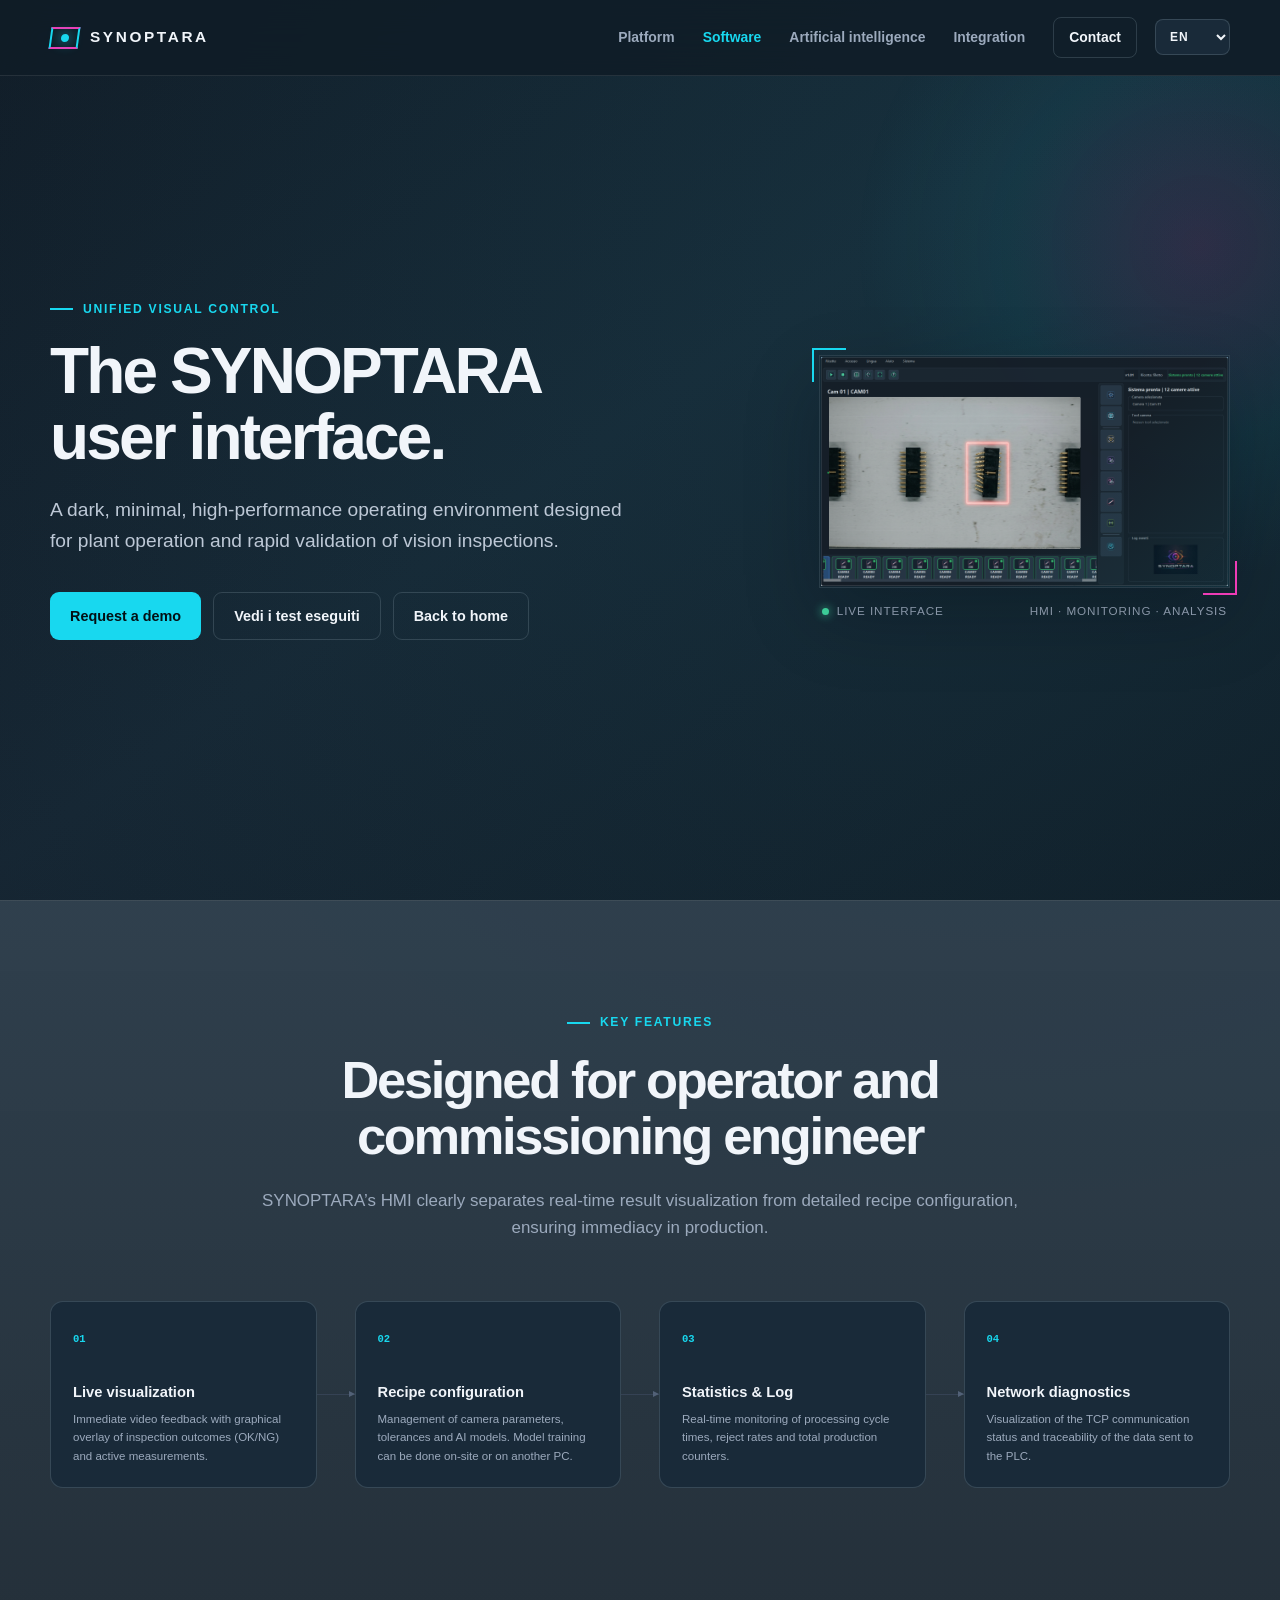
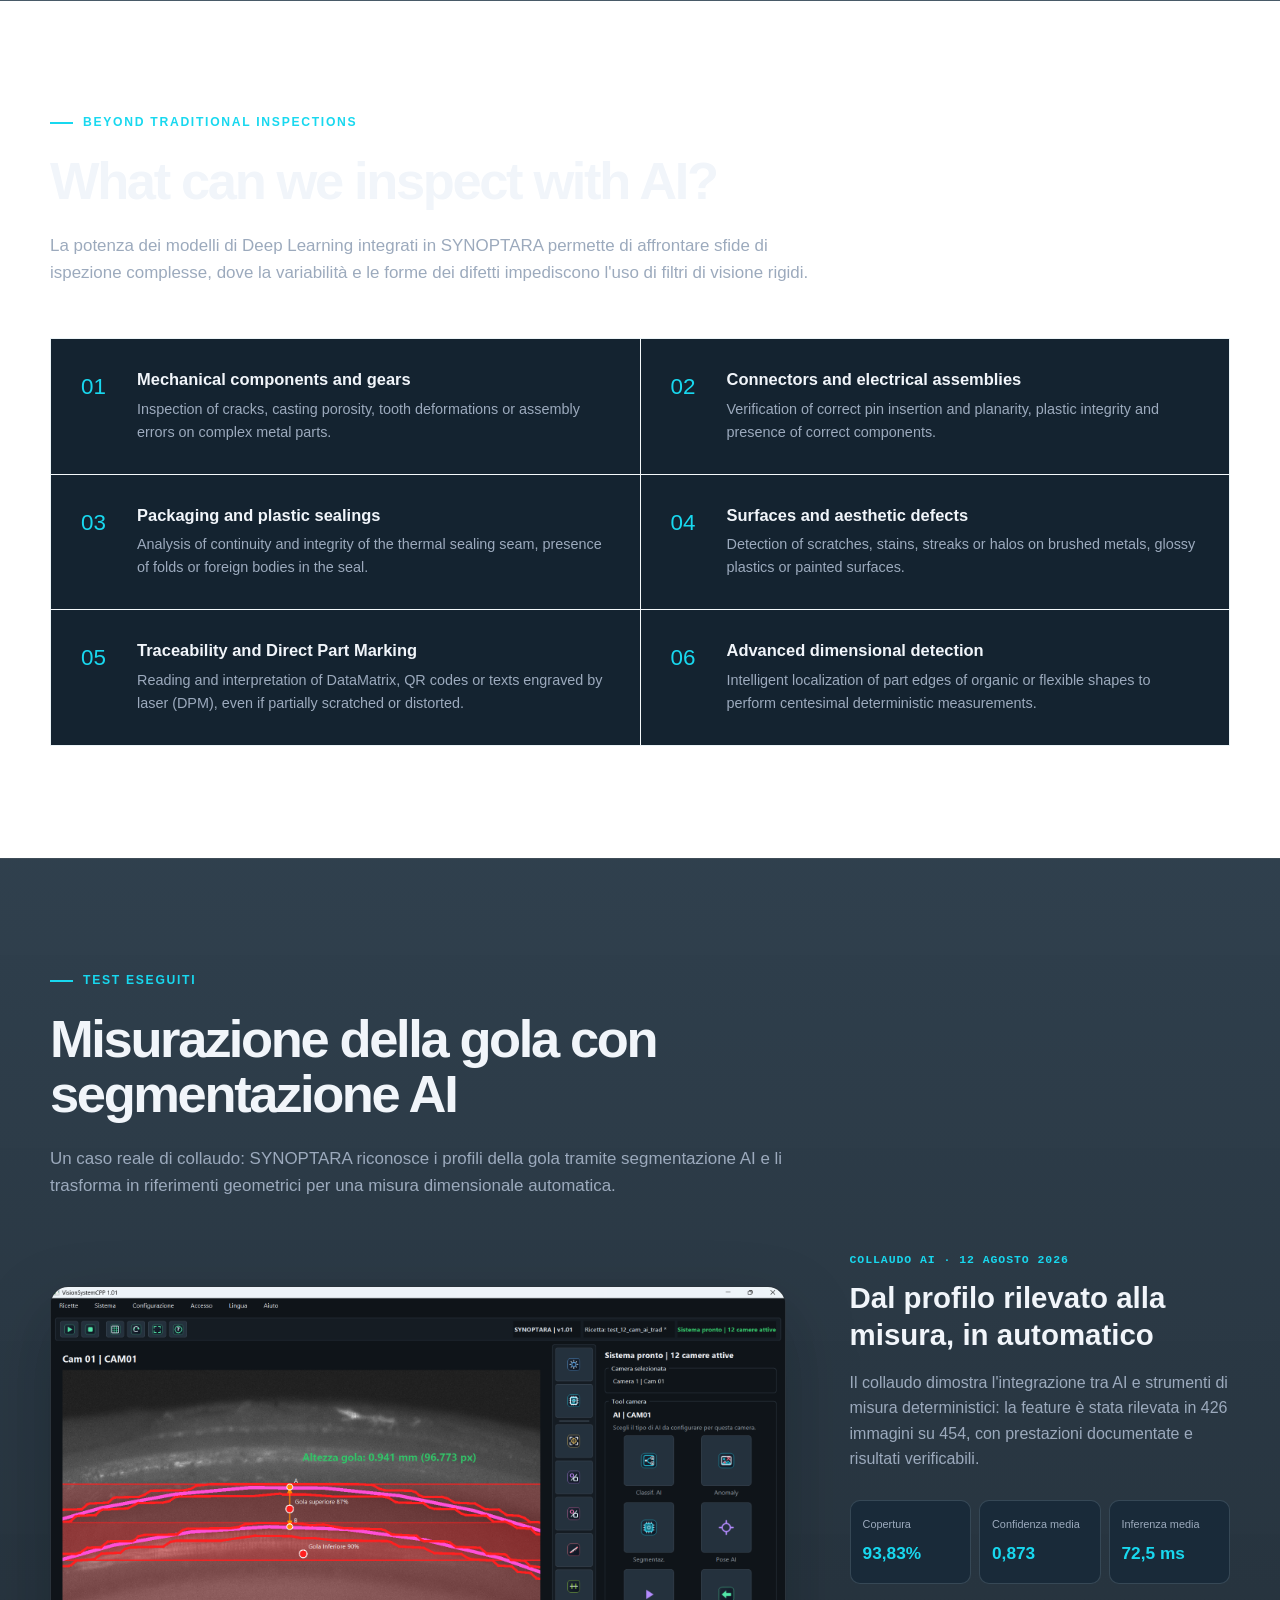
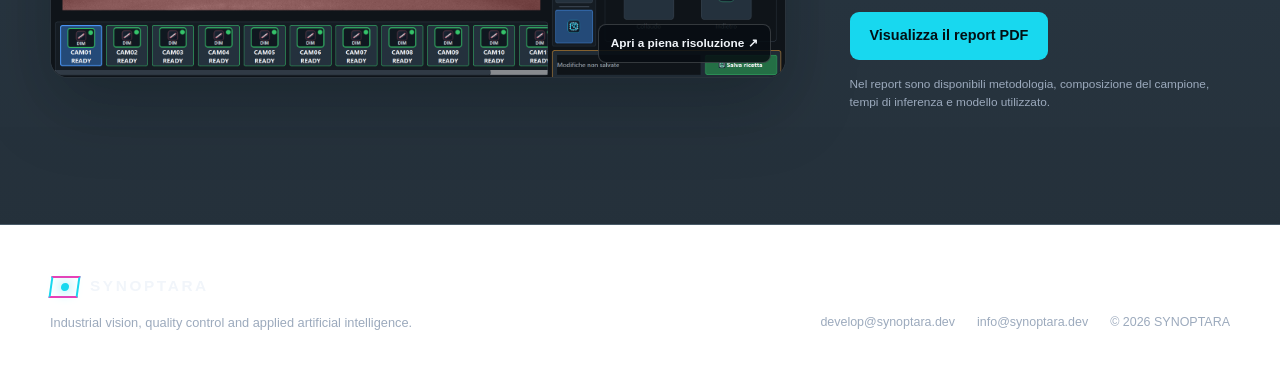
<file: software.html>
<!doctype html>
<html lang="it">
  <head>
    <meta charset="utf-8" />
    <meta name="viewport" content="width=device-width, initial-scale=1" />
    <title>SYNOPTARA | Interfaccia Software e HMI</title>
    <meta name="description" content="Esplora l'interfaccia software di SYNOPTARA per visione industriale, controllo qualità, gestione ricette e diagnostica in tempo reale." />
    <link rel="canonical" href="https://synoptara.dev/software" />
    <link rel="alternate" hreflang="it" href="https://synoptara.dev/software?lang=it" />
    <link rel="alternate" hreflang="en" href="https://synoptara.dev/software" />
    <link rel="alternate" hreflang="fr" href="https://synoptara.dev/software?lang=fr" />
    <link rel="alternate" hreflang="de" href="https://synoptara.dev/software?lang=de" />
    <link rel="alternate" hreflang="x-default" href="https://synoptara.dev/software" />
    <meta name="theme-color" content="#111c27" />
    <meta property="og:type" content="website" />
    <meta property="og:locale" content="it_IT" />
    <meta property="og:site_name" content="SYNOPTARA" />
    <meta property="og:title" content="SYNOPTARA | Interfaccia Software e HMI" />
    <meta property="og:description" content="Esplora l'interfaccia software di SYNOPTARA per visione industriale, controllo qualità, gestione ricette e diagnostica in tempo reale." />
    <meta property="og:url" content="https://synoptara.dev/software" />
    <meta property="og:image" content="https://synoptara.dev/assets/screenshots/main.png" />
    <meta name="robots" content="index, follow, max-image-preview:large" />
    <link rel="icon" type="image/png" href="assets/synoptara-cover.png" />
    <link rel="stylesheet" href="styles.css" />
    <script src="i18n.js" defer></script>
    <script src="seo.js" defer></script>
    <script src="script.js" defer></script>
  </head>
  <body>
    <a class="skip-link" href="#contenuto">Vai al contenuto</a>

    <header class="site-header" id="inizio">
      <div class="container header-inner">
        <a class="brand" href="/#inizio" aria-label="SYNOPTARA, torna all'inizio">
          <span class="brand-mark" aria-hidden="true"><span></span></span>
          <span>SYNOPTARA</span>
        </a>
        <div class="header-tools">
          <label class="language-picker">
            <span class="sr-only">Lingua</span>
            <select id="language-select" aria-label="Lingua">
              <option value="it">IT</option>
              <option value="en">EN</option>
              <option value="fr">FR</option>
              <option value="de">DE</option>
            </select>
          </label>
          <button class="nav-toggle" type="button" aria-expanded="false" aria-controls="site-nav">
            <span class="sr-only">Apri il menu</span>
            <span></span><span></span><span></span>
          </button>
          <nav class="site-nav" id="site-nav" aria-label="Navigazione principale">
            <a href="/platform">Piattaforma</a>
            <a aria-current="page" href="/software">Software</a>
            <a href="/ai">Intelligenza artificiale</a>
            <a href="/integration">Integrazione</a>
            <a class="nav-contact" href="/#contatti">Contatti</a>
          </nav>
        </div>
      </div>
    </header>

    <main id="contenuto">
      <section class="hero section">
        <div class="hero-glow" aria-hidden="true"></div>
        <div class="container hero-grid">
          <div class="hero-copy reveal">
            <p class="eyebrow"><span></span> Controllo visivo unificato</p>
            <h1>L'interfaccia utente di SYNOPTARA.</h1>
            <p class="hero-lead">Un ambiente operativo scuro, minimale e ad alte prestazioni progettato per la conduzione dell'impianto e il collaudo rapido dei controlli di visione.</p>
            <div class="hero-actions">
              <a class="button button-primary" href="mailto:develop@synoptara.dev?subject=Richiesta%20informazioni%20SYNOPTARA">Richiedi una demo</a>
              <a class="button button-secondary" href="#test-eseguiti">Vedi i test eseguiti</a>
              <a class="button button-secondary" href="/">Torna alla home</a>
            </div>
          </div>
          <div class="hero-visual reveal" aria-label="Interfaccia principale del software">
            <div class="visual-frame" style="position: relative">
              <img src="assets/screenshots/main.png" alt="Screenshot dell'interfaccia utente di SYNOPTARA" width="1920" height="1080" style="display: block; width: 100%; height: auto" />
              <div class="hmi-slideshow">
                <img src="assets/screenshots/inspect_connector.jpg" alt="Connettore" class="slide active" />
                <img src="assets/screenshots/inspect_cookies.jpg" alt="Biscotti" class="slide" />
                <img src="assets/screenshots/inspect_gear.jpg" alt="Ingranaggio" class="slide" />
              </div>
              <span class="frame-corner frame-corner-a"></span>
              <span class="frame-corner frame-corner-b"></span>
            </div>
            <div class="status-strip">
              <span><i></i>Interfaccia live</span>
              <span>HMI · Monitoraggio · Analisi</span>
            </div>
          </div>
        </div>
      </section>

      <section class="section section-toned" id="dettagli-software">
        <div class="container">
          <div class="section-heading centered reveal">
            <p class="eyebrow"><span></span> Funzionalità chiave</p>
            <h2>Progettata per l'operatore e il collaudatore</h2>
            <p>L'HMI di SYNOPTARA separa chiaramente la visualizzazione dei risultati in tempo reale dalla configurazione dettagliata delle ricette, garantendo immediatezza in produzione.</p>
          </div>
          <div class="process-flow reveal" aria-label="Aree del software">
            <div>
              <span>01</span>
              <strong>Visualizzazione live</strong>
              <small>Feedback video immediato con sovrapposizione grafica degli esiti del controllo (OK/KO) e delle misure attive.</small>
            </div>
            <i aria-hidden="true"></i>
            <div>
              <span>02</span>
              <strong>Configurazione ricette</strong>
              <small>Gestione parametri camera, tolleranze e modelli AI. Il training dei modelli si può fare in postazione o su un altro PC.</small>
            </div>
            <i aria-hidden="true"></i>
            <div>
              <span>03</span>
              <strong>Statistiche & Log</strong>
              <small>Monitoraggio real-time dei tempi ciclo di elaborazione, tassi di scarto e contatori totali della produzione.</small>
            </div>
            <i aria-hidden="true"></i>
            <div>
              <span>04</span>
              <strong>Diagnostica di rete</strong>
              <small>Visualizzazione dello stato di comunicazione del protocollo TCP e tracciabilità dei dati inviati al PLC.</small>
            </div>
          </div>
        </div>
      </section>

      <section class="section" id="ispezioni-ai">
        <div class="container">
          <div class="section-heading reveal">
            <p class="eyebrow"><span></span> Oltre i controlli tradizionali</p>
            <h2>Cosa possiamo ispezionare con l'AI?</h2>
            <p>La potenza dei modelli di Deep Learning integrati in SYNOPTARA permette di affrontare sfide di ispezione complesse, dove la variabilità e le forme dei difetti impediscono l'uso di filtri di visione rigidi.</p>
          </div>
          <div class="benefit-grid reveal">
            <article class="benefit">
              <span>01</span>
              <div>
                <h3>Componenti meccanici ed ingranaggi</h3>
                <p>Ispezione di cricche, porosità di fusione, deformazioni dei denti o errori di assemblaggio su particolari metallici complessi.</p>
              </div>
            </article>
            <article class="benefit">
              <span>02</span>
              <div>
                <h3>Connettori ed assemblaggi elettrici</h3>
                <p>Verifica del corretto inserimento e planarità dei pin, integrità della plastica e presenza di componenti corretti.</p>
              </div>
            </article>
            <article class="benefit">
              <span>03</span>
              <div>
                <h3>Packaging e saldature plastiche</h3>
                <p>Analisi della continuità e integrità del cordone di saldatura termica, presenza di pieghe o corpi estranei nel sigillo.</p>
              </div>
            </article>
            <article class="benefit">
              <span>04</span>
              <div>
                <h3>Superfici e difetti estetici</h3>
                <p>Individuazione di graffi, macchie, striature o aloni su metalli spazzolati, plastiche lucide o superfici verniciate.</p>
              </div>
            </article>
            <article class="benefit">
              <span>05</span>
              <div>
                <h3>Tracciabilità e Direct Part Marking</h3>
                <p>Lettura ed interpretazione di codici DataMatrix, QR o scritte incise tramite laser (DPM), anche se parzialmente graffiate o distorte.</p>
              </div>
            </article>
            <article class="benefit">
              <span>06</span>
              <div>
                <h3>Rilevamenti dimensionali avanzati</h3>
                <p>Localizzazione intelligente dei bordi pezzo di forme organiche o flessibili per eseguire misure centesimali deterministiche.</p>
              </div>
            </article>
          </div>
        </div>
      </section>

      <section class="section section-toned" id="test-eseguiti">
        <div class="container">
          <div class="section-heading reveal">
            <p class="eyebrow"><span></span> Test eseguiti</p>
            <h2>Misurazione della gola con segmentazione AI</h2>
            <p>Un caso reale di collaudo: SYNOPTARA riconosce i profili della gola tramite segmentazione AI e li trasforma in riferimenti geometrici per una misura dimensionale automatica.</p>
          </div>
          <article class="test-case reveal">
            <a class="test-preview" href="assets/tests/misura-gola-segmentazione.png" target="_blank" rel="noopener" aria-label="Apri la schermata del test a piena risoluzione">
              <img src="assets/tests/misura-gola-segmentazione.png" alt="Interfaccia SYNOPTARA durante la misura della gola con profili segmentati e quota rilevata" width="1920" height="1020" loading="lazy" />
              <span>Apri a piena risoluzione ↗</span>
            </a>
            <div class="test-details">
              <p class="test-label">Collaudo AI · 12 agosto 2026</p>
              <h3>Dal profilo rilevato alla misura, in automatico</h3>
              <p>Il collaudo dimostra l'integrazione tra AI e strumenti di misura deterministici: la feature è stata rilevata in 426 immagini su 454, con prestazioni documentate e risultati verificabili.</p>
              <dl class="test-metrics">
                <div>
                  <dt>Copertura</dt>
                  <dd>93,83%</dd>
                </div>
                <div>
                  <dt>Confidenza media</dt>
                  <dd>0,873</dd>
                </div>
                <div>
                  <dt>Inferenza media</dt>
                  <dd>72,5 ms</dd>
                </div>
              </dl>
              <a class="button button-primary" href="assets/tests/report-validazione-misura-gola.pdf" target="_blank" rel="noopener">Visualizza il report PDF</a>
              <p class="test-note">Nel report sono disponibili metodologia, composizione del campione, tempi di inferenza e modello utilizzato.</p>
            </div>
          </article>
        </div>
      </section>
    </main>

    <footer class="site-footer">
      <div class="container footer-inner">
        <div>
          <a class="brand" href="/#inizio"
            ><span class="brand-mark" aria-hidden="true"><span></span></span><span>SYNOPTARA</span></a
          >
          <p>Visione industriale, controllo qualità e intelligenza artificiale applicata.</p>
        </div>
        <div class="footer-meta">
          <a href="mailto:develop@synoptara.dev">develop@synoptara.dev</a><a href="mailto:info@synoptara.dev">info@synoptara.dev</a><span>© <span id="year">2026</span> SYNOPTARA</span>
        </div>
      </div>
    </footer>
    <script>
      document.addEventListener("DOMContentLoaded", () => {
        const slides = document.querySelectorAll(".hmi-slideshow .slide");
        if (slides.length === 0) return;
        let currentSlide = 0;
        setInterval(() => {
          slides[currentSlide].classList.remove("active");
          currentSlide = (currentSlide + 1) % slides.length;
          slides[currentSlide].classList.add("active");
        }, 4000);
      });
    </script>
  </body>
</html>
</file>
<file: styles.css>
:root {
  --bg: #111c27;
  --bg-soft: #152432;
  --panel: #192a39;
  --panel-light: #203547;
  --text: #f1f5fa;
  --muted: #9caabd;
  --line: rgba(197, 220, 232, .17);
  --cyan: #18d8ef;
  --magenta: #ee3cb6;
  --orange: #ff8a24;
  --green: #42dca3;
  --max: 1180px;
  --radius: 18px;
}

* { box-sizing: border-box; }
html { scroll-behavior: smooth; }
body { margin: 0; color: var(--text); background: radial-gradient(circle at 78% 8%, rgba(27, 98, 112, .18), transparent 34%), linear-gradient(145deg, #111c27, #162633 48%, #101b25) fixed; font-family: Inter, "Segoe UI", Arial, sans-serif; line-height: 1.6; -webkit-font-smoothing: antialiased; }
body::before { content: ""; position: fixed; inset: 0; z-index: -2; opacity: .16; background-image: linear-gradient(rgba(255,255,255,.025) 1px, transparent 1px), linear-gradient(90deg, rgba(255,255,255,.025) 1px, transparent 1px); background-size: 48px 48px; mask-image: linear-gradient(to bottom, #000, transparent 75%); }
a { color: inherit; }
img { display: block; max-width: 100%; }
button { font: inherit; }
.container { width: min(calc(100% - 40px), var(--max)); margin-inline: auto; }
.section { padding: 112px 0; scroll-margin-top: 76px; }
.section-toned { background: linear-gradient(180deg, rgba(25,43,58,.9), rgba(18,31,42,.92)); border-block: 1px solid var(--line); }
.skip-link { position: fixed; left: 16px; top: -80px; z-index: 100; padding: 10px 16px; background: var(--cyan); color: #041015; font-weight: 800; border-radius: 8px; }
.skip-link:focus { top: 16px; }
.sr-only { position: absolute; width: 1px; height: 1px; padding: 0; margin: -1px; overflow: hidden; clip: rect(0,0,0,0); white-space: nowrap; border: 0; }

.site-header { position: sticky; top: 0; z-index: 50; height: 76px; border-bottom: 1px solid rgba(255,255,255,.09); background: rgba(16,28,39,.86); backdrop-filter: blur(18px); }
.header-inner { height: 100%; display: flex; align-items: center; justify-content: space-between; }
.header-tools { display: flex; align-items: center; gap: 18px; }
.brand { display: inline-flex; align-items: center; gap: 11px; text-decoration: none; font-size: .96rem; font-weight: 800; letter-spacing: .17em; }
.brand-mark { width: 29px; height: 22px; display: grid; place-items: center; border: 2px solid var(--cyan); border-block-color: var(--magenta); transform: skew(-8deg); }
.brand-mark span { width: 8px; height: 8px; border-radius: 50%; background: var(--cyan); box-shadow: 0 0 13px var(--cyan); }
.site-nav { display: flex; align-items: center; gap: 28px; }
.site-nav a { color: var(--muted); text-decoration: none; font-size: .87rem; font-weight: 650; transition: color .2s ease; }
.site-nav a:hover, .site-nav a:focus-visible { color: var(--text); }
.site-nav .nav-contact { padding: 8px 15px; color: var(--text); border: 1px solid var(--line); border-radius: 8px; }
.language-picker { order: 2; position: relative; }
.language-picker select { min-width: 58px; height: 36px; padding: 0 24px 0 10px; color: var(--text); border: 1px solid var(--line); border-radius: 8px; background: var(--panel); font: 750 .75rem/1 Inter, "Segoe UI", Arial, sans-serif; letter-spacing: .08em; cursor: pointer; }
.language-picker select:focus-visible { outline: 2px solid var(--cyan); outline-offset: 2px; }
.nav-toggle { display: none; width: 44px; height: 44px; border: 1px solid var(--line); border-radius: 8px; background: transparent; }
.nav-toggle > span:not(.sr-only) { display: block; width: 19px; height: 1px; margin: 5px auto; background: var(--text); transition: .2s ease; }

.hero { position: relative; min-height: calc(100vh - 76px); display: grid; align-items: center; overflow: hidden; padding-block: 76px; }
.hero-glow { position: absolute; width: 720px; height: 720px; right: -280px; top: -190px; z-index: -1; background: radial-gradient(circle, rgba(238,60,182,.11), rgba(24,216,239,.05) 38%, transparent 68%); }
.hero-grid { display: grid; grid-template-columns: 1.08fr .92fr; gap: clamp(50px, 7vw, 100px); align-items: center; }
.eyebrow { display: flex; align-items: center; gap: 10px; margin: 0 0 20px; color: var(--cyan); font-size: .76rem; font-weight: 800; letter-spacing: .14em; text-transform: uppercase; }
.eyebrow span { display: inline-block; width: 23px; height: 2px; background: currentColor; }
h1, h2, h3, p { margin-top: 0; }
h1 { max-width: 760px; margin-bottom: 24px; font-size: clamp(2.6rem, 5vw, 4.65rem); line-height: 1.03; letter-spacing: -.045em; }
html[lang="de"] h1 { max-width: 720px; font-size: clamp(2.3rem, 4.15vw, 3.75rem); line-height: 1.08; letter-spacing: -.035em; }
h2 { margin-bottom: 24px; font-size: clamp(2.2rem, 4.1vw, 4rem); line-height: 1.05; letter-spacing: -.045em; }
h3 { line-height: 1.25; }
.hero-lead { max-width: 670px; color: #bdc8d6; font-size: clamp(1.05rem, 1.5vw, 1.23rem); }
.hero-actions { display: flex; gap: 12px; margin: 36px 0; flex-wrap: wrap; }
.button { display: inline-flex; min-height: 48px; padding: 0 20px; align-items: center; justify-content: center; border-radius: 9px; text-decoration: none; font-size: .9rem; font-weight: 750; transition: transform .2s ease, border-color .2s ease, background .2s ease; }
.button:hover { transform: translateY(-2px); }
.button-primary { background: var(--cyan); color: #031014; }
.button-primary:hover { background: #55e5f5; }
.button-secondary { border: 1px solid var(--line); color: var(--text); }
.button-secondary:hover { border-color: rgba(255,255,255,.35); }
.hero-points { display: flex; flex-wrap: wrap; gap: 10px 24px; padding: 0; margin: 0; list-style: none; color: var(--muted); font-size: .82rem; }
.hero-points li::before { content: ""; display: inline-block; width: 6px; height: 6px; margin: 0 9px 1px 0; border-radius: 50%; background: var(--green); }
.hero-visual { width: min(82%, 455px); justify-self: end; }
.visual-frame { position: relative; padding: 1px; border: 1px solid rgba(196,221,232,.12); background: rgba(18,31,42,.34); box-shadow: 0 28px 70px rgba(3,10,15,.24); }
.visual-frame::after { content: ""; position: absolute; inset: 0; background: linear-gradient(135deg, transparent 60%, rgba(24,216,239,.07)); pointer-events: none; }
.visual-frame img { width: 100%; height: auto; object-fit: contain; opacity: .84; mix-blend-mode: screen; }
.frame-corner { position: absolute; z-index: 2; width: 34px; height: 34px; border-color: var(--cyan); }
.frame-corner-a { left: -8px; top: -8px; border-left: 2px solid var(--cyan); border-top: 2px solid var(--cyan); }
.frame-corner-b { right: -8px; bottom: -8px; border-right: 2px solid var(--magenta); border-bottom: 2px solid var(--magenta); }
.status-strip { display: flex; justify-content: space-between; gap: 20px; padding: 14px 3px 0; color: var(--muted); font-size: .73rem; text-transform: uppercase; letter-spacing: .08em; }
.status-strip i { display: inline-block; width: 7px; height: 7px; margin-right: 8px; border-radius: 50%; background: var(--green); box-shadow: 0 0 10px var(--green); }
.trust-strip { border-block: 1px solid var(--line); background: rgba(16,23,35,.55); }
.trust-items { min-height: 72px; display: flex; align-items: center; justify-content: space-between; gap: 24px; overflow-x: auto; color: #8390a1; font-size: .74rem; font-weight: 700; letter-spacing: .14em; text-transform: uppercase; }
.trust-items span { white-space: nowrap; }
.trust-items span:not(:last-child)::after { content: "/"; margin-left: clamp(20px, 4vw, 60px); color: #364151; }

.section-heading { max-width: 780px; }
.section-heading > p:not(.eyebrow) { color: var(--muted); font-size: 1.06rem; }
.operation-flow { display: grid; grid-template-columns: repeat(4, 1fr); gap: 14px; margin: 54px 0 18px; padding: 0; list-style: none; }
.operation-flow li { min-height: 154px; padding: 23px; border: 1px solid var(--line); border-radius: 13px; background: var(--panel); }
.operation-flow span, .operation-flow strong, .operation-flow small { display: block; }
.operation-flow span { color: var(--cyan); font: 700 .66rem/1 monospace; }
.operation-flow strong { margin: 32px 0 6px; font-size: .94rem; }
.operation-flow small { color: var(--muted); font-size: .75rem; line-height: 1.45; }
.camera-independence { display: grid; grid-template-columns: 1fr 1fr; gap: 14px; }
.camera-independence > div { padding: 27px; border: 1px solid var(--line); border-radius: 13px; background: rgba(18,28,41,.58); }
.camera-independence h3 { margin: 13px 0 8px; font-size: 1rem; }
.camera-independence p { margin: 0; color: var(--muted); font-size: .9rem; }
.feature-grid { display: grid; grid-template-columns: repeat(4, 1fr); gap: 14px; margin-top: 58px; }
.feature-card { min-height: 270px; padding: 28px; border: 1px solid var(--line); border-radius: var(--radius); background: linear-gradient(145deg, rgba(31,53,70,.9), rgba(20,35,48,.9)); }
.feature-card:nth-child(2) { transform: translateY(20px); }
.feature-card:nth-child(3) { transform: translateY(40px); }
.feature-card:nth-child(4) { transform: translateY(60px); }
.card-index { color: var(--cyan); font: 700 .7rem/1 monospace; letter-spacing: .14em; }
.feature-card h3 { margin: 62px 0 14px; font-size: 1.18rem; }
.feature-card p { margin: 0; color: var(--muted); font-size: .91rem; }
.split-layout { display: grid; grid-template-columns: .9fr 1.1fr; gap: clamp(50px, 9vw, 120px); align-items: start; }
.sticky-heading { position: sticky; top: 120px; }
.stack-list { display: grid; gap: 12px; }
.stack-item { display: grid; grid-template-columns: 54px 1fr; gap: 20px; padding: 25px; border: 1px solid var(--line); border-radius: 14px; background: rgba(29,49,65,.76); }
.stack-icon { width: 54px; height: 54px; display: grid; place-items: center; border: 1px solid rgba(24,216,239,.35); border-radius: 11px; color: var(--cyan); font: 700 1rem/1 monospace; }
.stack-item h3 { margin: 2px 0 7px; font-size: 1.1rem; }
.stack-item p { margin: 0; color: var(--muted); font-size: .92rem; }

.multi-grid { display: grid; grid-template-columns: 1fr 1fr; gap: clamp(50px, 8vw, 110px); align-items: center; }
.multi-panel { min-height: 500px; display: grid; place-items: center; border: 1px solid var(--line); border-radius: var(--radius); background: radial-gradient(circle, rgba(24,216,239,.08), transparent 53%), var(--bg-soft); overflow: hidden; }
.camera-map { position: relative; width: 390px; height: 390px; }
.camera-node { position: absolute; z-index: 2; width: 88px; height: 48px; display: grid; place-items: center; border: 1px solid #334052; border-radius: 9px; background: #0d1420; color: var(--muted); font: 700 .67rem/1 monospace; letter-spacing: .05em; }
.camera-node:not(.node-main) { width: 116px; height: 64px; padding: 11px 8px; align-content: center; gap: 7px; }
.camera-node:not(.node-main) strong { color: var(--cyan); font-size: .64rem; letter-spacing: .08em; }
.camera-node:not(.node-main) span { color: var(--text); font-size: .68rem; }
.node-main { left: 137px; top: 151px; width: 116px; height: 88px; border-color: rgba(24,216,239,.6); color: var(--text); box-shadow: 0 0 35px rgba(24,216,239,.09); }
.node-main span { color: var(--cyan); font-size: .6rem; align-self: end; }.node-main strong { align-self: start; font-size: .95rem; }
.node-1 { left: 0; top: 20px; }.node-2 { right: 0; top: 20px; }.node-3 { left: 0; bottom: 20px; }.node-4 { right: 0; bottom: 20px; }
.line { position: absolute; z-index: 1; width: 157px; height: 1px; background: linear-gradient(90deg, #334052, var(--cyan)); transform-origin: left; }
.line-1 { left: 69px; top: 85px; transform: rotate(35deg); }.line-2 { left: 321px; top: 85px; transform: rotate(145deg); }.line-3 { left: 69px; bottom: 85px; transform: rotate(-35deg); }.line-4 { left: 321px; bottom: 85px; transform: rotate(-145deg); }
.number-grid { display: grid; grid-template-columns: 1fr 1fr; gap: 12px; margin: 36px 0 20px; }
.number-grid div { padding: 19px; border: 1px solid var(--line); border-radius: 12px; background: var(--panel); }
.number-grid strong { display: block; color: var(--cyan); font-size: 2rem; line-height: 1; }.number-grid span { color: var(--muted); font-size: .8rem; }
.fine-print { font-size: .78rem !important; }
.centered { margin-inline: auto; text-align: center; }.centered .eyebrow { justify-content: center; }
.process-flow { display: grid; grid-template-columns: 1fr 38px 1fr 38px 1fr 38px 1fr; align-items: center; margin-top: 60px; }
.process-flow div { min-height: 152px; padding: 22px; border: 1px solid var(--line); border-radius: 13px; background: var(--panel); }
.process-flow span { color: var(--cyan); font: 700 .66rem/1 monospace; }.process-flow strong, .process-flow small { display: block; }.process-flow strong { margin: 32px 0 5px; font-size: .92rem; }.process-flow small { color: var(--muted); font-size: .72rem; }
.process-flow > i { position: relative; height: 1px; background: #354254; }.process-flow > i::after { content: ""; position: absolute; right: 0; top: -3px; border-left: 6px solid #526177; border-block: 3px solid transparent; }

.benefit-grid { display: grid; grid-template-columns: repeat(2, 1fr); gap: 1px; margin-top: 52px; background: var(--line); border: 1px solid var(--line); }
.benefit { display: grid; grid-template-columns: 38px 1fr; gap: 18px; padding: 30px; background: #142330; }
.benefit > span { color: var(--cyan); font-size: 1.4rem; }.benefit h3 { margin-bottom: 8px; font-size: 1.03rem; }.benefit p { margin: 0; color: var(--muted); font-size: .9rem; }
.test-case { display: grid; grid-template-columns: minmax(0, 1.45fr) minmax(320px, .75fr); gap: clamp(28px, 5vw, 64px); align-items: center; margin-top: 54px; }
.test-preview { position: relative; display: block; overflow: hidden; border: 1px solid var(--line); border-radius: var(--radius); background: #0b1118; box-shadow: 0 28px 70px rgba(3,10,15,.28); }
.test-preview img { display: block; width: 100%; height: auto; transition: transform .35s ease, opacity .35s ease; }
.test-preview span { position: absolute; right: 14px; bottom: 14px; padding: 9px 12px; border: 1px solid rgba(255,255,255,.18); border-radius: 8px; background: rgba(7,13,19,.86); color: var(--text); font-size: .74rem; font-weight: 700; }
.test-preview:hover img { transform: scale(1.012); opacity: .88; }
.test-label { margin-bottom: 12px; color: var(--cyan); font: 700 .72rem/1.3 monospace; letter-spacing: .08em; text-transform: uppercase; }
.test-details h3 { margin-bottom: 16px; font-size: clamp(1.45rem, 2.3vw, 2.15rem); }
.test-details > p:not(.test-label) { color: var(--muted); }
.test-metrics { display: grid; grid-template-columns: repeat(3, 1fr); gap: 8px; margin: 28px 0; }
.test-metrics div { padding: 15px 12px; border: 1px solid var(--line); border-radius: 10px; background: var(--panel); }
.test-metrics dt { color: var(--muted); font-size: .68rem; }
.test-metrics dd { margin: 7px 0 0; color: var(--cyan); font-size: 1.08rem; font-weight: 800; }
.test-note { margin: 16px 0 0; font-size: .74rem; line-height: 1.5; }
.architecture { border-top: 1px solid var(--line); background: radial-gradient(circle at 20% 50%, rgba(238,60,182,.06), transparent 30%); }
.architecture-grid { display: grid; grid-template-columns: .8fr 1.2fr; gap: clamp(50px, 9vw, 120px); align-items: center; }
.layers { padding: 0; margin: 0; list-style: none; border: 1px solid var(--line); border-radius: var(--radius); overflow: hidden; }
.layers li { display: grid; grid-template-columns: 55px 1fr auto; gap: 18px; align-items: center; padding: 20px 23px; background: rgba(24,42,56,.86); border-bottom: 1px solid var(--line); }.layers li:last-child { border: 0; }.layers span { color: var(--cyan); font: 700 .66rem/1 monospace; }.layers strong { font-size: .91rem; }.layers small { color: var(--muted); font-size: .73rem; }
.contact { background: linear-gradient(110deg, rgba(24,216,239,.08), rgba(238,60,182,.055) 60%, transparent); border-block: 1px solid var(--line); }
.contact-inner { display: grid; grid-template-columns: 1.15fr .85fr; gap: 60px; align-items: end; }.contact-inner h2 { font-size: clamp(2.5rem, 5vw, 4.8rem); }.contact-inner p:not(.eyebrow) { max-width: 690px; color: var(--muted); }
.contact-list { display: grid; gap: 14px; }
.contact-link { position: relative; display: block; padding: 28px; border: 1px solid rgba(24,216,239,.35); border-radius: 14px; background: rgba(8,13,20,.75); text-decoration: none; transition: border-color .2s, transform .2s; }.contact-link:hover { border-color: var(--cyan); transform: translateY(-3px); }.contact-link span, .contact-link strong { display: block; }.contact-link span { margin-bottom: 8px; color: var(--muted); font-size: .75rem; text-transform: uppercase; letter-spacing: .12em; }.contact-link strong { overflow-wrap: anywhere; }.contact-link i { position: absolute; right: 24px; top: 24px; color: var(--cyan); font-style: normal; font-size: 1.3rem; }
.site-footer { padding: 48px 0; }.footer-inner { display: flex; justify-content: space-between; gap: 40px; align-items: end; }.footer-inner p { max-width: 480px; margin: 14px 0 0; color: var(--muted); font-size: .8rem; }.footer-meta { display: flex; gap: 22px; color: var(--muted); font-size: .78rem; }.footer-meta a { text-decoration: none; }
.reveal { opacity: 0; transform: translateY(18px); transition: opacity .65s ease, transform .65s ease; }.reveal.is-visible { opacity: 1; transform: translateY(0); }

.page-hero { min-height: 68vh; display: grid; align-items: center; background: radial-gradient(circle at 80% 25%, rgba(24,216,239,.08), transparent 30%); }
.narrow-copy { max-width: 960px; }
.narrow-copy h1 { max-width: 900px; }
.narrow-copy .hero-lead { max-width: 780px; }
.home-steps .feature-card:nth-child(n) { transform: none; min-height: 230px; }
.home-steps .feature-card h3 { margin-top: 48px; }
.route-grid { display: grid; grid-template-columns: repeat(2, 1fr); gap: 14px; margin-top: 50px; }
.route-card { min-height: 250px; padding: 30px; border: 1px solid var(--line); border-radius: var(--radius); background: var(--panel); color: var(--text); text-decoration: none; transition: transform .2s, border-color .2s; }
.route-card:hover { transform: translateY(-4px); border-color: rgba(24,216,239,.55); }
.route-card > span { color: var(--cyan); font: 700 .7rem/1 monospace; }
.route-card h3 { margin: 48px 0 10px; font-size: 1.3rem; }
.route-card p { color: var(--muted); }
.route-card strong { display: block; margin-top: 22px; color: var(--cyan); font-size: .82rem; }
.site-nav a[aria-current="page"] { color: var(--cyan); }

@media (max-width: 980px) {
  .section { padding: 88px 0; }
  .hero { min-height: auto; }
  .hero-grid, .split-layout, .multi-grid, .architecture-grid, .contact-inner, .test-case { grid-template-columns: 1fr; }
  .hero-copy { max-width: 760px; }.hero-visual { width: min(70%, 430px); max-width: 430px; justify-self: start; }
  .feature-grid, .operation-flow { grid-template-columns: repeat(2, 1fr); }.feature-card:nth-child(n) { transform: none; }
  .sticky-heading { position: static; }.multi-panel { order: 2; }.process-flow { grid-template-columns: 1fr; gap: 0; }.process-flow > i { width: 1px; height: 26px; margin-left: 34px; }.process-flow > i::after { right: -3px; top: auto; bottom: 0; border-top: 6px solid #526177; border-inline: 3px solid transparent; border-left-color: transparent; }
}

@media (max-width: 760px) {
  .container { width: min(calc(100% - 30px), var(--max)); }
  .section { padding: 72px 0; }
  .nav-toggle { display: block; }
  .header-tools { gap: 9px; }
  .language-picker { order: 0; }
  .site-nav { position: absolute; left: 15px; right: 15px; top: 66px; display: grid; gap: 0; padding: 10px; border: 1px solid var(--line); border-radius: 12px; background: #0d131d; box-shadow: 0 24px 60px rgba(0,0,0,.48); opacity: 0; visibility: hidden; transform: translateY(-8px); transition: .2s ease; }
  .site-nav.is-open { opacity: 1; visibility: visible; transform: none; }
  .site-nav a, .site-nav .nav-contact { padding: 13px; border: 0; }
  .language-picker select { min-width: 52px; height: 40px; padding-left: 8px; }
  .nav-toggle[aria-expanded="true"] > span:nth-child(2) { transform: translateY(6px) rotate(45deg); }.nav-toggle[aria-expanded="true"] > span:nth-child(3) { opacity: 0; }.nav-toggle[aria-expanded="true"] > span:nth-child(4) { transform: translateY(-6px) rotate(-45deg); }
  h1 { font-size: clamp(2.15rem, 10.5vw, 3.2rem); line-height: 1.06; }.hero { padding-block: 58px 70px; }.hero-grid { gap: 48px; }.hero-actions { align-items: stretch; flex-direction: column; }.button { width: 100%; }
  html[lang="de"] h1 { font-size: clamp(1.9rem, 8.5vw, 2.65rem); line-height: 1.12; letter-spacing: -.025em; }
  .hero-points { display: grid; }.hero-visual { width: min(78%, 310px); }.status-strip { align-items: flex-start; flex-direction: column; gap: 5px; }
  .trust-items { justify-content: flex-start; }
  .feature-grid, .benefit-grid, .number-grid, .operation-flow, .camera-independence, .route-grid { grid-template-columns: 1fr; }
  .test-metrics { grid-template-columns: 1fr; }
  .feature-card { min-height: 220px; }.feature-card h3 { margin-top: 44px; }
  .stack-item { grid-template-columns: 44px 1fr; padding: 20px; }.stack-icon { width: 44px; height: 44px; }
  .multi-panel { min-height: 360px; }.camera-map { transform: scale(.76); }
  .layers li { grid-template-columns: 38px 1fr; }.layers small { grid-column: 2; }
  .footer-inner, .footer-meta { align-items: flex-start; flex-direction: column; }.footer-meta { gap: 8px; }
}

@media (prefers-reduced-motion: reduce) {
  html { scroll-behavior: auto; }
  *, *::before, *::after { animation-duration: .01ms !important; transition-duration: .01ms !important; }
  .reveal { opacity: 1; transform: none; }
}

.hmi-slideshow {
  position: absolute;
  left: 2.3%;
  top: 17.6%;
  width: 61.4%;
  height: 65.9%;
  overflow: hidden;
  background: #000;
}
.hmi-slideshow .slide {
  position: absolute;
  inset: 0;
  width: 100%;
  height: 100%;
  object-fit: cover;
  opacity: 0;
  transition: opacity 1s ease-in-out;
  z-index: 1;
}
.hmi-slideshow .slide.active {
  opacity: 1;
  z-index: 2;
}
</file>
